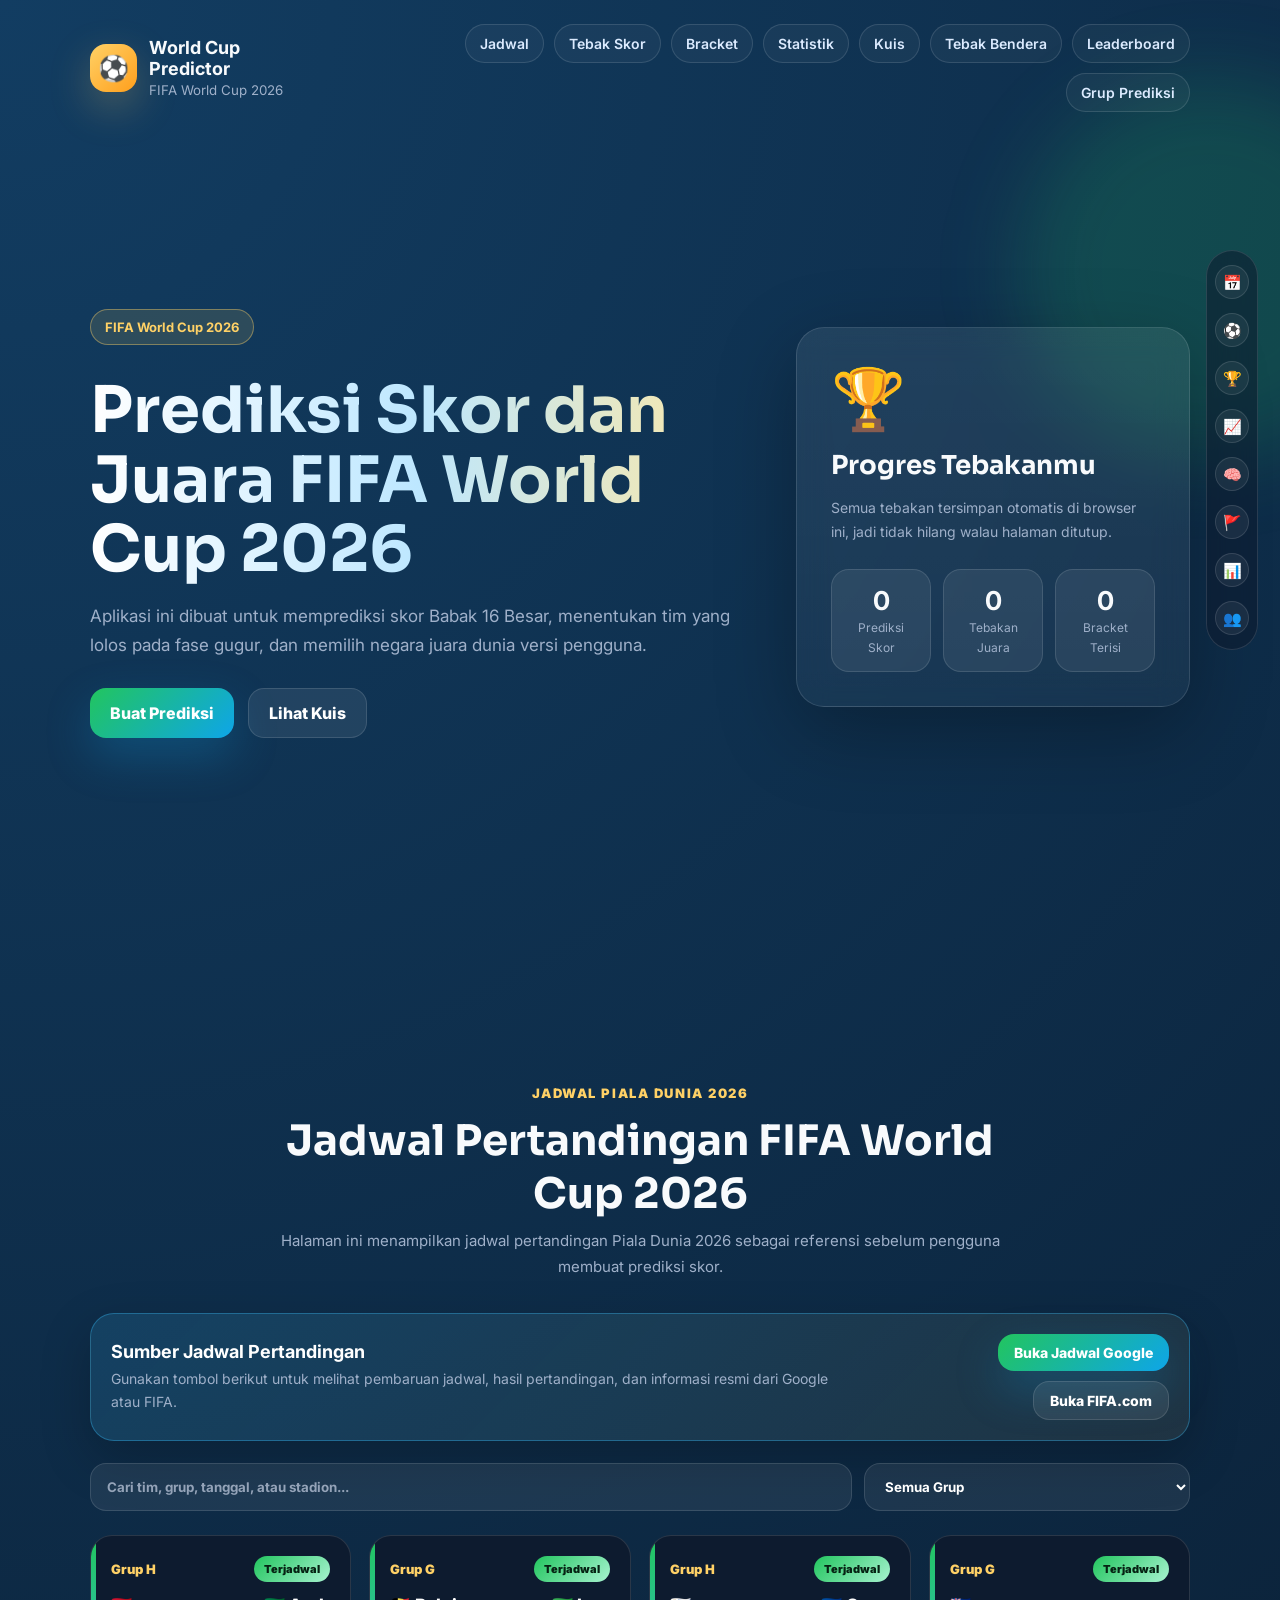
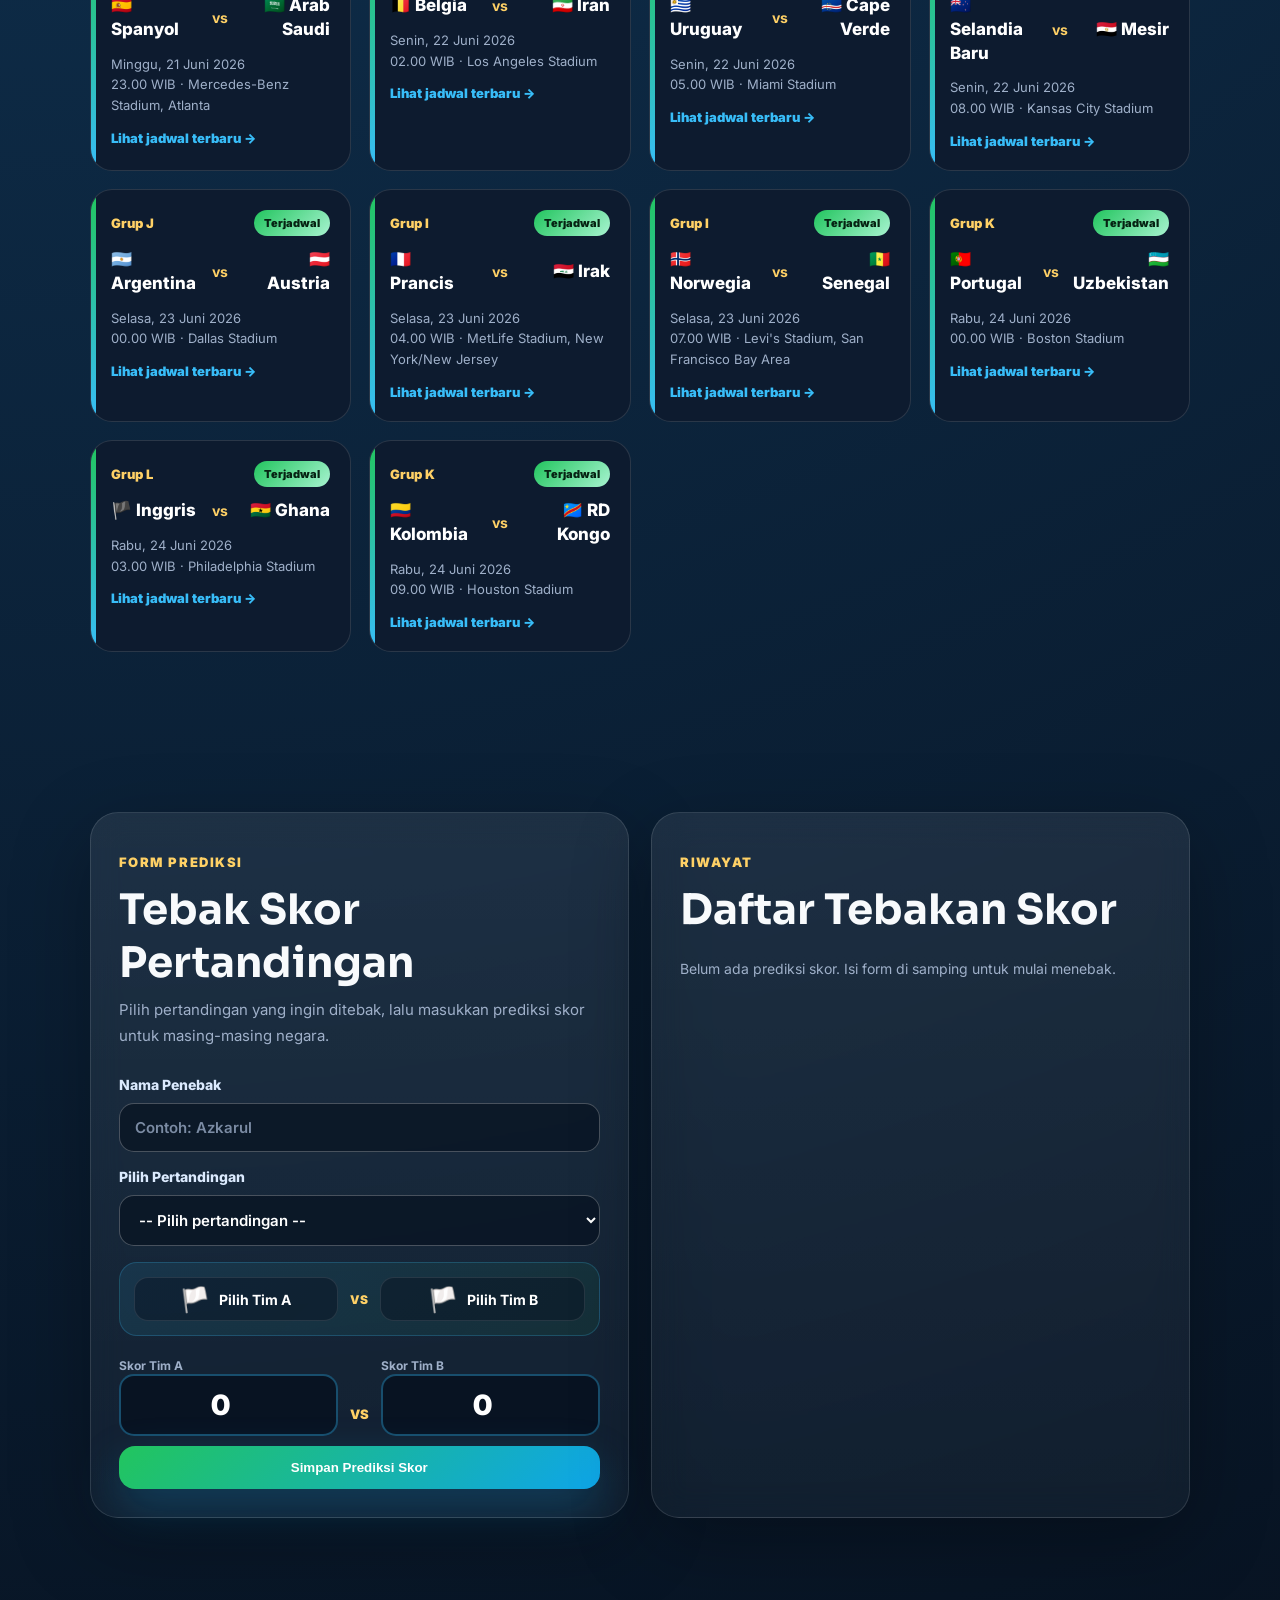
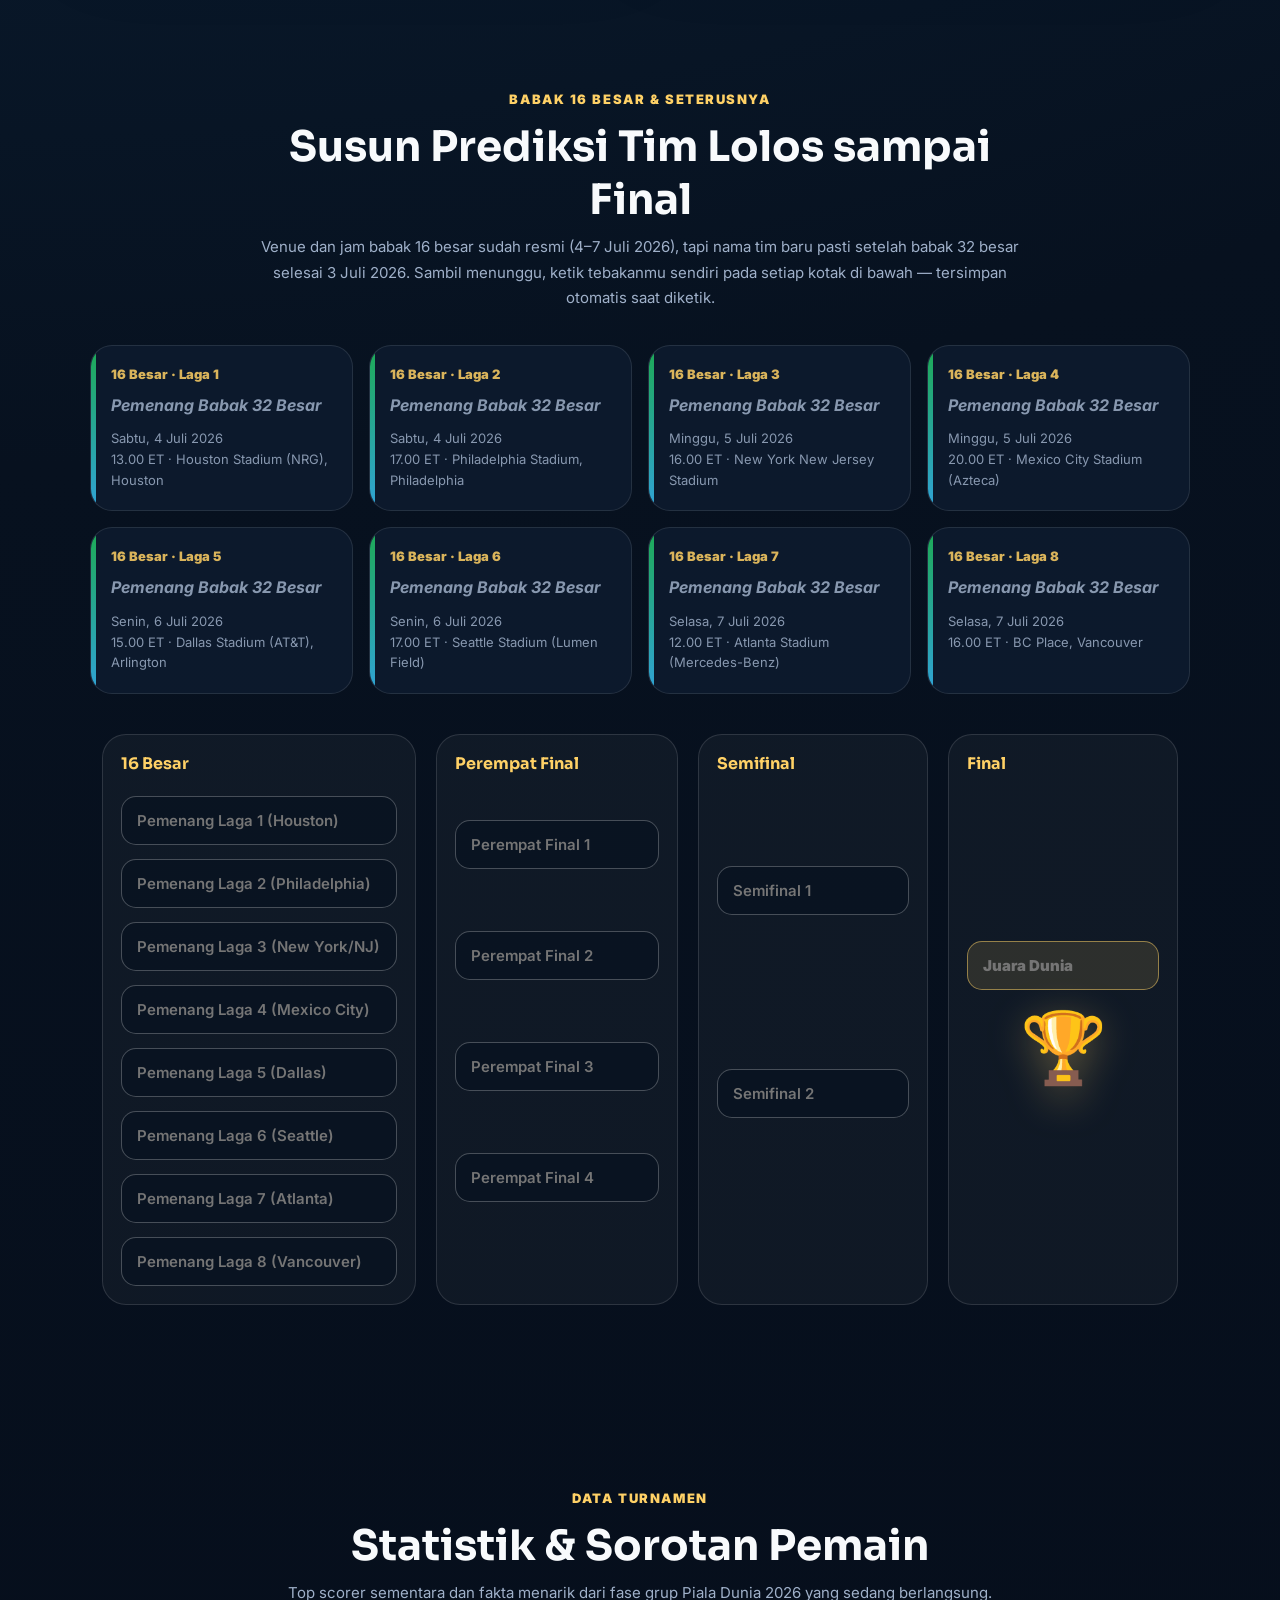
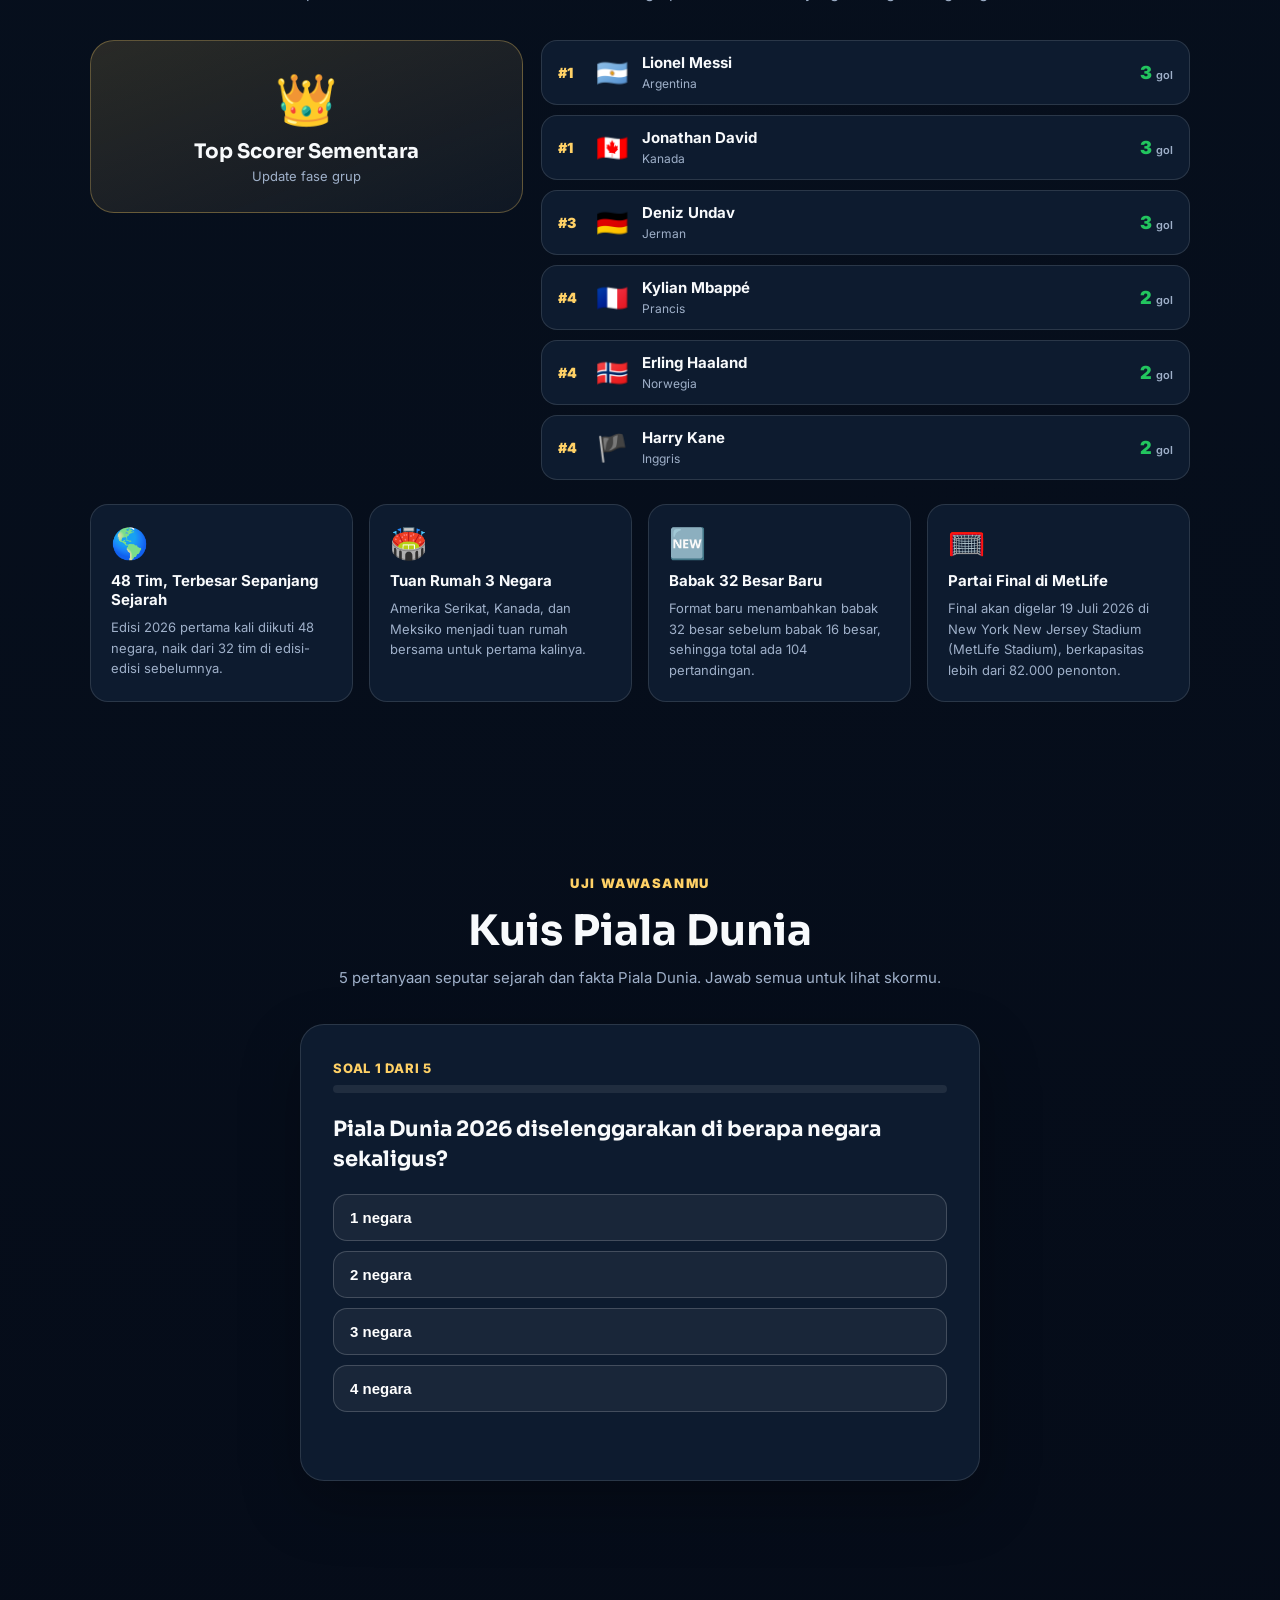
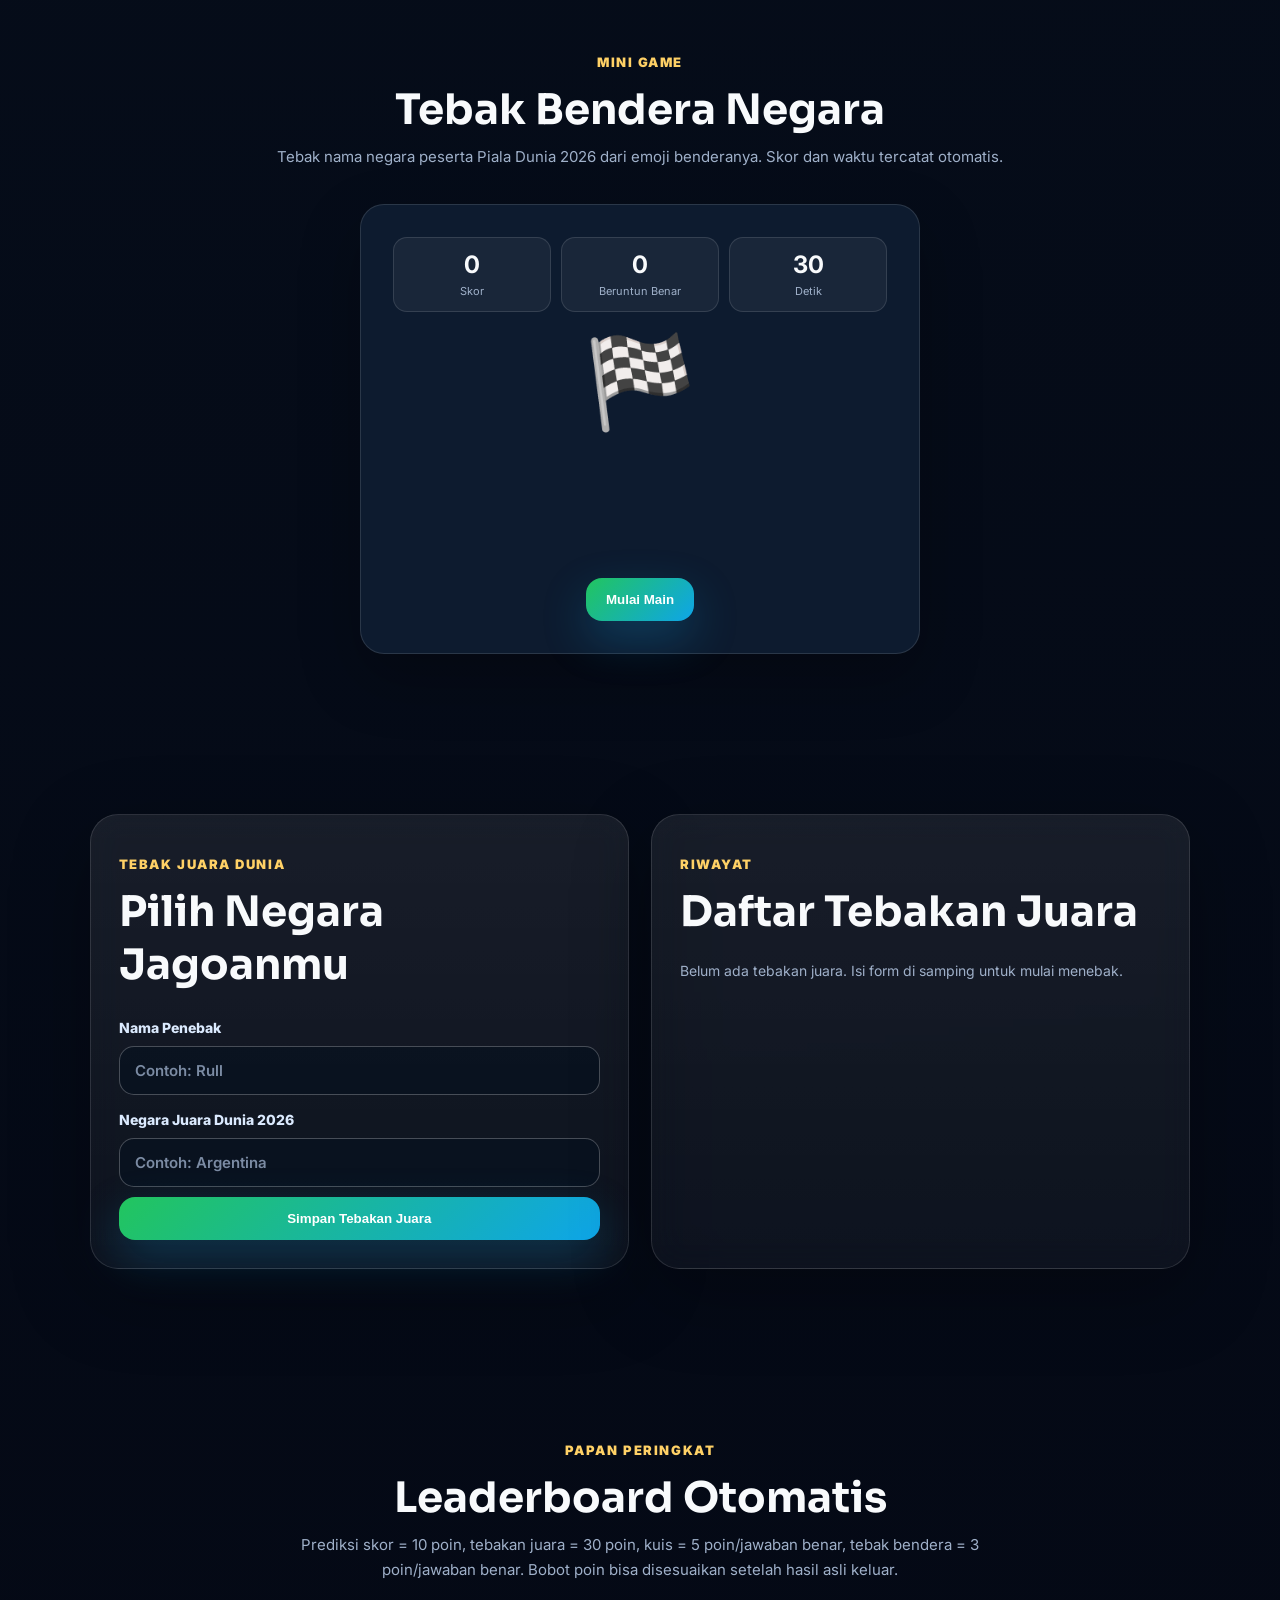
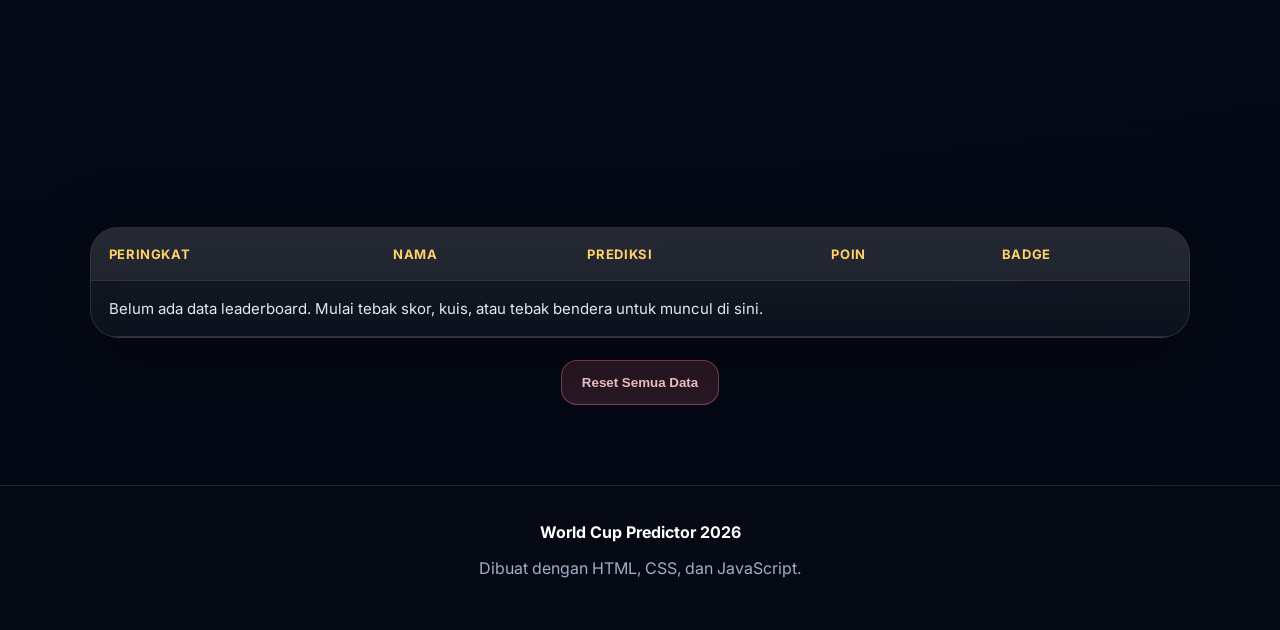
<file: index.html>
<!DOCTYPE html>
<html lang="id">
<head>
  <meta charset="UTF-8" />
  <meta name="viewport" content="width=device-width, initial-scale=1.0" />
  <title>Prediksi Piala Dunia FIFA 2026</title>
  <link rel="preconnect" href="https://fonts.googleapis.com" />
  <link rel="preconnect" href="https://fonts.gstatic.com" crossorigin />
  <link href="https://fonts.googleapis.com/css2?family=Inter:wght@400;500;600;700;800;900&family=Sora:wght@600;700;800&display=swap" rel="stylesheet" />
  <link rel="stylesheet" href="style.css" />
</head>
<body>

  <div class="progress-rail" id="progressRail">
    <a href="#jadwal" class="rail-dot"><span>📅</span></a>
    <a href="#tebakskor" class="rail-dot"><span>⚽</span></a>
    <a href="#bracket" class="rail-dot"><span>🏆</span></a>
    <a href="#statistik" class="rail-dot"><span>📈</span></a>
    <a href="#kuis" class="rail-dot"><span>🧠</span></a>
    <a href="#tebakbendera" class="rail-dot"><span>🚩</span></a>
    <a href="#leaderboard" class="rail-dot"><span>📊</span></a>
    <a href="grup.html" class="rail-dot"><span>👥</span></a>
  </div>

  <header class="hero" id="beranda">
    <nav class="navbar">
      <div class="brand">
        <span class="brand-ball">⚽</span>
        <div>
          <strong>World Cup Predictor</strong>
          <small>FIFA World Cup 2026</small>
        </div>
      </div>
      <div class="nav-links">
        <a href="#jadwal">Jadwal</a>
        <a href="#tebakskor">Tebak Skor</a>
        <a href="#bracket">Bracket</a>
        <a href="#statistik">Statistik</a>
        <a href="#kuis">Kuis</a>
        <a href="#tebakbendera">Tebak Bendera</a>
        <a href="#leaderboard">Leaderboard</a>
        <a href="grup.html">Grup Prediksi</a>
      </div>

      <!-- Mobile hamburger button -->
      <button class="hamburger-btn" id="hamburgerBtn" aria-label="Buka menu" aria-expanded="false">
        <span class="ham-bar"></span>
        <span class="ham-bar"></span>
        <span class="ham-bar"></span>
      </button>
    </nav>

    <!-- Mobile dropdown menu — Konsep A -->
    <div class="mobile-menu" id="mobileMenu" aria-hidden="true">
      <div class="mobile-menu-inner">
        <div class="mobile-menu-header">
          <span class="mobile-menu-title">Navigasi</span>
          <button class="mobile-menu-close" id="mobileMenuClose" aria-label="Tutup menu">✕</button>
        </div>
        <nav class="mobile-nav-list">
          <a href="#jadwal" class="mobile-nav-item">
            <span class="mnav-icon-wrap mnav-blue">📅</span>
            <span class="mnav-text">
              <b class="mnav-name">Jadwal</b>
              <small class="mnav-sub">Semua pertandingan</small>
            </span>
            <span class="mnav-arrow">›</span>
          </a>
          <a href="#tebakskor" class="mobile-nav-item">
            <span class="mnav-icon-wrap mnav-green">⚽</span>
            <span class="mnav-text">
              <b class="mnav-name">Tebak Skor</b>
              <small class="mnav-sub">Buat prediksimu</small>
            </span>
            <span class="mnav-arrow">›</span>
          </a>
          <a href="#bracket" class="mobile-nav-item">
            <span class="mnav-icon-wrap mnav-gold">🏆</span>
            <span class="mnav-text">
              <b class="mnav-name">Bracket</b>
              <small class="mnav-sub">16 besar hingga final</small>
            </span>
            <span class="mnav-arrow">›</span>
          </a>
          <a href="#statistik" class="mobile-nav-item">
            <span class="mnav-icon-wrap mnav-blue">📈</span>
            <span class="mnav-text">
              <b class="mnav-name">Statistik</b>
              <small class="mnav-sub">Top scorer &amp; fakta menarik</small>
            </span>
            <span class="mnav-arrow">›</span>
          </a>
          <a href="#kuis" class="mobile-nav-item">
            <span class="mnav-icon-wrap mnav-purple">🧠</span>
            <span class="mnav-text">
              <b class="mnav-name">Kuis</b>
              <small class="mnav-sub">Uji wawasan Piala Dunia</small>
            </span>
            <span class="mnav-arrow">›</span>
          </a>
          <a href="#tebakbendera" class="mobile-nav-item">
            <span class="mnav-icon-wrap mnav-green">🚩</span>
            <span class="mnav-text">
              <b class="mnav-name">Tebak Bendera</b>
              <small class="mnav-sub">Mini game seru</small>
            </span>
            <span class="mnav-arrow">›</span>
          </a>
          <a href="#leaderboard" class="mobile-nav-item">
            <span class="mnav-icon-wrap mnav-gold">📊</span>
            <span class="mnav-text">
              <b class="mnav-name">Leaderboard</b>
              <small class="mnav-sub">Papan peringkat</small>
            </span>
            <span class="mnav-arrow">›</span>
          </a>
          <a href="grup.html" class="mobile-nav-item mnav-featured">
            <span class="mnav-icon-wrap mnav-purple">👥</span>
            <span class="mnav-text">
              <b class="mnav-name">Grup Prediksi</b>
              <small class="mnav-sub">Main bareng teman</small>
            </span>
            <span class="mnav-arrow">›</span>
          </a>
        </nav>
        <div class="mobile-menu-footer">
          <span class="mnav-status-dot"></span>
          <span>FIFA World Cup 2026</span>
        </div>
      </div>
    </div>

    <section class="hero-content">
      <div class="hero-text">
        <p class="badge">FIFA World Cup 2026</p>
        <h1>Prediksi Skor dan Juara FIFA World Cup 2026</h1>
        <p class="subtitle">Aplikasi ini dibuat untuk memprediksi skor Babak 16 Besar, menentukan tim yang lolos pada fase gugur, dan memilih negara juara dunia versi pengguna.</p>

        <div class="hero-actions">
          <a href="#tebakskor" class="btn primary">Buat Prediksi</a>
          <a href="#kuis" class="btn secondary">Lihat Kuis</a>
        </div>
      </div>
      <div class="hero-card">
        <span>🏆</span>
        <h2>Progres Tebakanmu</h2>
        <p>Semua tebakan tersimpan otomatis di browser ini, jadi tidak hilang walau halaman ditutup.</p>
        <div class="stat-grid">
          <div><b id="totalPrediksi">0</b><small>Prediksi Skor</small></div>
          <div><b id="totalJuara">0</b><small>Tebakan Juara</small></div>
          <div><b id="totalBracket">0</b><small>Bracket Terisi</small></div>
        </div>
      </div>
    </section>
  </header>

  <main>

    <!-- ======= JADWAL LAGA MALAM INI ======== -->
    <section class="section" id="jadwal">
      <div class="section-title">
        <p>Jadwal Piala Dunia 2026</p>
        <h2>Jadwal Pertandingan FIFA World Cup 2026</h2>
        <span>Halaman ini menampilkan jadwal pertandingan Piala Dunia 2026 sebagai referensi sebelum pengguna membuat prediksi skor.</span>
      </div>

      <div class="source-box">
        <div>
          <b>Sumber Jadwal Pertandingan</b>
          <p>Gunakan tombol berikut untuk melihat pembaruan jadwal, hasil pertandingan, dan informasi resmi dari Google atau FIFA.</p>
        </div>
        <div class="source-actions">
          <a class="btn primary small" target="_blank" href="https://www.google.com/search?q=semua+jadwal+fifa+series+2026&oq=semua+jadwal+&gs_lcrp=EgZjaHJvbWUqBwgBEAAYgAQyBggAEEUYOTIHCAEQABiABDIHCAIQABiABDIGCAMQABgDMg0IBBAAGIMBGLEDGIAEMgcIBRAAGIAEMgYIBhAAGAMyBwgHEAAYgAQyBwgIEAAYgAQyBwgJEAAYgATSAQg0MTM5ajBqN6gCALACAA&sourceid=chrome&ie=UTF-8#sie=lg;/m/0r4xs1m;2;/m/030q7;mt;fp;1;;;;-1">Buka Jadwal Google</a>
          <a class="btn secondary small" target="_blank" href="https://www.fifa.com/en/tournaments/mens/worldcup/canadamexicousa2026/scores-fixtures">Buka FIFA.com</a>
        </div>
      </div>

      <div class="filter-bar">
        <input type="search" id="matchSearch" placeholder="Cari tim, grup, tanggal, atau stadion..." />
        <select id="groupFilter">
          <option value="all">Semua Grup</option>
        </select>
      </div>

      <div class="schedule-grid" id="scheduleGrid"></div>
    </section>

    <!-- ================= TEBAK SKOR ================= -->
    <section class="section two-col" id="tebakskor">
      <div class="panel">
        <div class="section-title left">
          <p>Form Prediksi</p>
          <h2>Tebak Skor Pertandingan</h2>
          <span>Pilih pertandingan yang ingin ditebak, lalu masukkan prediksi skor untuk masing-masing negara.</span>
        </div>
        <form id="scoreForm" class="form-box">
          <label>Nama Penebak</label>
          <input type="text" id="playerName" placeholder="Contoh: Azkarul" required />

          <label>Pilih Pertandingan</label>
          <select id="matchSelect" required></select>

          <div class="selected-match-box" id="selectedMatchBox">
            <div class="selected-team"><span id="teamAFlag">🏳️</span><b id="teamAName">Pilih Tim A</b></div>
            <span class="selected-vs">VS</span>
            <div class="selected-team"><span id="teamBFlag">🏳️</span><b id="teamBName">Pilih Tim B</b></div>
          </div>

          <div class="score-row">
            <div>
              <label class="sub-label" id="teamALabel">Skor Tim A</label>
              <input type="number" id="scoreA" min="0" value="0" required />
            </div>
            <div class="score-vs">VS</div>
            <div>
              <label class="sub-label" id="teamBLabel">Skor Tim B</label>
              <input type="number" id="scoreB" min="0" value="0" required />
            </div>
          </div>

          <button class="btn primary full" type="submit">Simpan Prediksi Skor</button>
        </form>
      </div>

      <div class="panel prediction-list">
        <div class="section-title left">
          <p>Riwayat</p>
          <h2>Daftar Tebakan Skor</h2>
        </div>
        <div id="predictionList" class="list-box empty-box">Belum ada prediksi skor.</div>
      </div>
    </section>

    <!-- ======= JADWAL 16 BESAR + BRACKET======== -->
    <section class="section" id="bracket">
      <div class="section-title">
        <p>Babak 16 Besar &amp; Seterusnya</p>
        <h2>Susun Prediksi Tim Lolos sampai Final</h2>
        <span>Venue dan jam babak 16 besar sudah resmi (4–7 Juli 2026), tapi nama tim baru pasti setelah babak 32 besar selesai 3 Juli 2026. Sambil menunggu, ketik tebakanmu sendiri pada setiap kotak di bawah — tersimpan otomatis saat diketik.</span>
      </div>

      <div class="round16-grid" id="round16Grid"></div>

      <div class="bracket-wrap">
        <div class="round">
          <h3>16 Besar</h3>
          <input class="bracket-input" data-key="r16-1" placeholder="Pemenang Laga 1 (Houston)" />
          <input class="bracket-input" data-key="r16-2" placeholder="Pemenang Laga 2 (Philadelphia)" />
          <input class="bracket-input" data-key="r16-3" placeholder="Pemenang Laga 3 (New York/NJ)" />
          <input class="bracket-input" data-key="r16-4" placeholder="Pemenang Laga 4 (Mexico City)" />
          <input class="bracket-input" data-key="r16-5" placeholder="Pemenang Laga 5 (Dallas)" />
          <input class="bracket-input" data-key="r16-6" placeholder="Pemenang Laga 6 (Seattle)" />
          <input class="bracket-input" data-key="r16-7" placeholder="Pemenang Laga 7 (Atlanta)" />
          <input class="bracket-input" data-key="r16-8" placeholder="Pemenang Laga 8 (Vancouver)" />
        </div>
        <div class="round">
          <h3>Perempat Final</h3>
          <input class="bracket-input tall" data-key="qf-1" placeholder="Perempat Final 1" />
          <input class="bracket-input tall" data-key="qf-2" placeholder="Perempat Final 2" />
          <input class="bracket-input tall" data-key="qf-3" placeholder="Perempat Final 3" />
          <input class="bracket-input tall" data-key="qf-4" placeholder="Perempat Final 4" />
        </div>
        <div class="round">
          <h3>Semifinal</h3>
          <input class="bracket-input huge" data-key="sf-1" placeholder="Semifinal 1" />
          <input class="bracket-input huge" data-key="sf-2" placeholder="Semifinal 2" />
        </div>
        <div class="round champion-round">
          <h3>Final</h3>
          <input class="bracket-input champion" data-key="champion" placeholder="Juara Dunia" />
          <div class="trophy">🏆</div>
        </div>
      </div>
    </section>

    <!-- ======= STATISTIK ======= -->
    <section class="section" id="statistik">
      <div class="section-title">
        <p>Data Turnamen</p>
        <h2>Statistik &amp; Sorotan Pemain</h2>
        <span>Top scorer sementara dan fakta menarik dari fase grup Piala Dunia 2026 yang sedang berlangsung.</span>
      </div>

      <div class="stat-cards-grid">
        <div class="stat-highlight-card">
          <span class="stat-icon">👑</span>
          <h3>Top Scorer Sementara</h3>
          <p class="stat-sub">Update fase grup</p>
        </div>
        <div class="scorer-list" id="scorerList"></div>
      </div>

      <div class="fact-grid" id="factGrid"></div>
    </section>

    <!-- ======= KUIS ======== -->
    <section class="section" id="kuis">
      <div class="section-title">
        <p>Uji Wawasanmu</p>
        <h2>Kuis Piala Dunia</h2>
        <span>5 pertanyaan seputar sejarah dan fakta Piala Dunia. Jawab semua untuk lihat skormu.</span>
      </div>

      <div class="quiz-card" id="quizCard">
        <div class="quiz-progress">
          <span id="quizProgressText">Soal 1 dari 5</span>
          <div class="quiz-progress-bar"><div class="quiz-progress-fill" id="quizProgressFill"></div></div>
        </div>
        <h3 class="quiz-question" id="quizQuestion">Memuat soal...</h3>
        <div class="quiz-options" id="quizOptions"></div>
        <div class="quiz-feedback" id="quizFeedback"></div>
      </div>

      <div class="quiz-result hidden" id="quizResult">
        <span class="quiz-result-emoji" id="quizResultEmoji">🎉</span>
        <h3 id="quizResultTitle">Hasil Kuis</h3>
        <p id="quizResultText"></p>
        <button class="btn primary" id="quizRestartBtn">Main Lagi</button>
      </div>
    </section>

    <!-- ======= TEBAK BENDERA ======== -->
    <section class="section" id="tebakbendera">
      <div class="section-title">
        <p>Mini Game</p>
        <h2>Tebak Bendera Negara</h2>
        <span>Tebak nama negara peserta Piala Dunia 2026 dari emoji benderanya. Skor dan waktu tercatat otomatis.</span>
      </div>

      <div class="flag-game-card">
        <div class="flag-game-stats">
          <div><b id="flagScore">0</b><small>Skor</small></div>
          <div><b id="flagStreak">0</b><small>Beruntun Benar</small></div>
          <div><b id="flagTimer">30</b><small>Detik</small></div>
        </div>

        <div class="flag-display" id="flagDisplay">🏁</div>

        <div class="flag-options" id="flagOptions"></div>

        <button class="btn primary" id="flagStartBtn">Mulai Main</button>
      </div>
    </section>

    <!-- ================= JUARA ================= -->
    <section class="section two-col" id="juara">
      <div class="panel">
        <div class="section-title left">
          <p>Tebak Juara Dunia</p>
          <h2>Pilih Negara Jagoanmu</h2>
        </div>
        <form id="championForm" class="form-box">
          <label>Nama Penebak</label>
          <input type="text" id="championName" placeholder="Contoh: Rull" required />
          <label>Negara Juara Dunia 2026</label>
          <input type="text" id="championCountry" placeholder="Contoh: Argentina" required />
          <button class="btn primary full" type="submit">Simpan Tebakan Juara</button>
        </form>
      </div>
      <div class="panel">
        <div class="section-title left">
          <p>Riwayat</p>
          <h2>Daftar Tebakan Juara</h2>
        </div>
        <div id="championList" class="list-box empty-box">Belum ada tebakan juara.</div>
      </div>
    </section>

    <!-- ======= LEADERBOARD ======= -->
    <section class="section" id="leaderboard">
      <div class="section-title">
        <p>Papan Peringkat</p>
        <h2>Leaderboard Otomatis</h2>
        <span>Prediksi skor = 10 poin, tebakan juara = 30 poin, kuis = 5 poin/jawaban benar, tebak bendera = 3 poin/jawaban benar. Bobot poin bisa disesuaikan setelah hasil asli keluar.</span>
      </div>

      <div class="podium" id="podium"></div>

      <div class="leaderboard-card">
        <div class="table-scroll">
          <table>
            <thead>
              <tr>
                <th>Peringkat</th>
                <th>Nama</th>
                <th>Prediksi</th>
                <th>Poin</th>
                <th>Badge</th>
              </tr>
            </thead>
            <tbody id="leaderboardBody"></tbody>
          </table>
        </div>
      </div>
      <div class="reset-area">
        <button id="resetBtn" class="btn danger">Reset Semua Data</button>
      </div>
    </section>
  </main>

  <footer>
    <strong>World Cup Predictor 2026</strong>
    <p>Dibuat dengan HTML, CSS, dan JavaScript.</p>
  </footer>

  <button class="scroll-top" id="scrollTopBtn" aria-label="Kembali ke atas">↑</button>

  <div class="confetti-layer" id="confettiLayer"></div>

  <script src="script.js"></script>
  <script>
    // =========== MOBILE HAMBURGER MENU ===========
    (function() {
      const btn = document.getElementById('hamburgerBtn');
      const menu = document.getElementById('mobileMenu');
      const closeBtn = document.getElementById('mobileMenuClose');
      const navLinks = menu.querySelectorAll('.mobile-nav-item');

      function positionMenu() {
        const rect = btn.getBoundingClientRect();
        const gap = 10;
        menu.style.top = (rect.bottom + gap) + 'px';


        const rightEdge = window.innerWidth - rect.right;
        menu.style.right = Math.max(rightEdge, 18) + 'px';


        const maxW = rect.right - 18;
        menu.style.width = Math.min(360, maxW) + 'px';
      }

      function openMenu() {
        positionMenu();
        menu.classList.add('is-open');
        btn.classList.add('is-active');
        btn.setAttribute('aria-expanded', 'true');
        menu.setAttribute('aria-hidden', 'false');
      }

      function closeMenu() {
        menu.classList.remove('is-open');
        btn.classList.remove('is-active');
        btn.setAttribute('aria-expanded', 'false');
        menu.setAttribute('aria-hidden', 'true');
      }

      btn.addEventListener('click', function(e) {
        e.stopPropagation();
        if (menu.classList.contains('is-open')) {
          closeMenu();
        } else {
          openMenu();
        }
      });

      closeBtn.addEventListener('click', closeMenu);


      navLinks.forEach(function(link) {
        link.addEventListener('click', function() {
          setTimeout(closeMenu, 120);
        });
      });

      document.addEventListener('click', function(e) {
        if (menu.classList.contains('is-open') &&
            !menu.contains(e.target) &&
            !btn.contains(e.target)) {
          closeMenu();
        }
      });

      // Close on ESC key
      document.addEventListener('keydown', function(e) {
        if (e.key === 'Escape') closeMenu();
      });

      // Reposition on resize/scroll
      window.addEventListener('resize', function() {
        if (menu.classList.contains('is-open')) positionMenu();
      });
    })();
  </script>
</body>
</html>
</file>
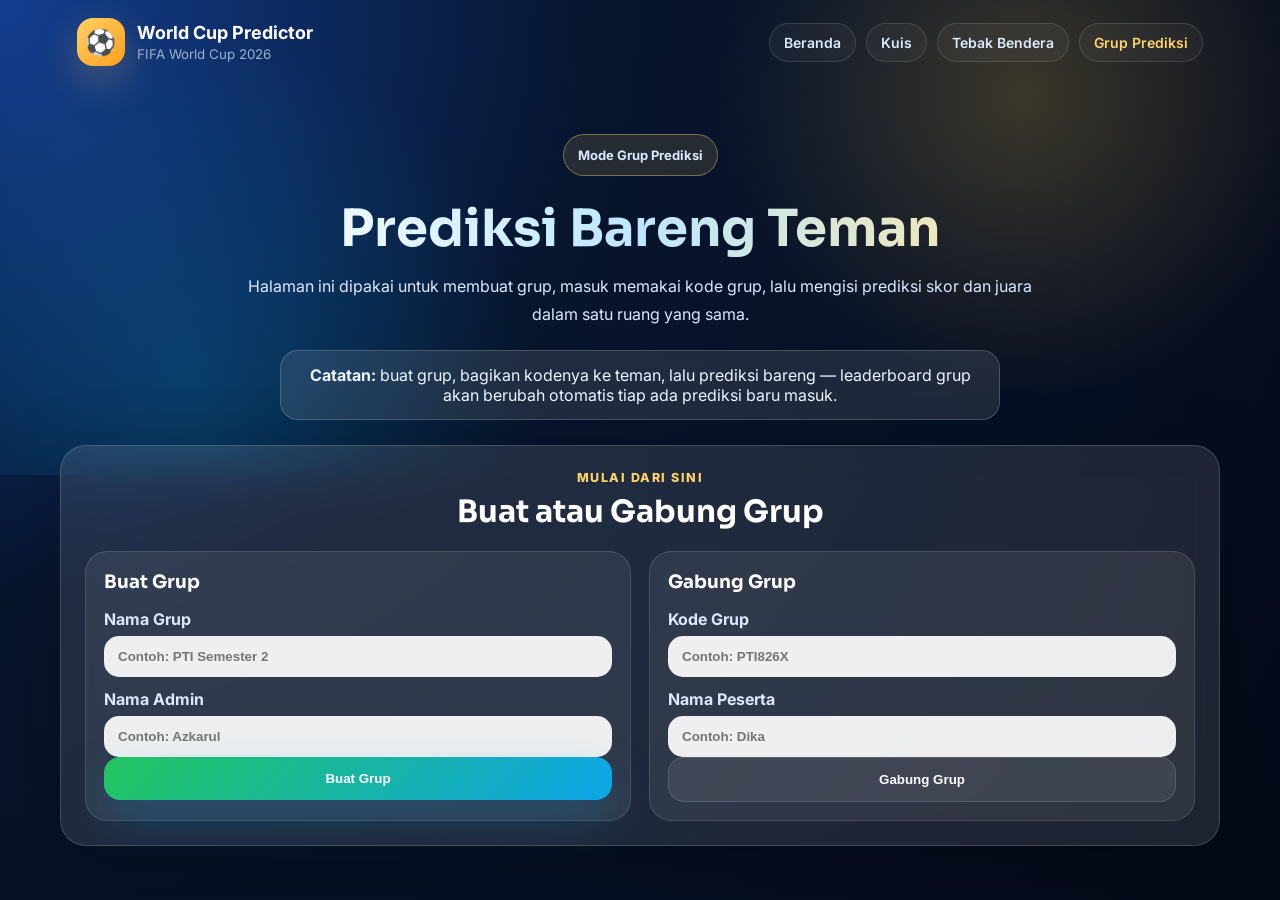
<file: grup.html>
<!DOCTYPE html>
<html lang="id">
<head>
  <meta charset="UTF-8" />
  <meta name="viewport" content="width=device-width, initial-scale=1.0" />
  <title>Grup Prediksi FIFA World Cup 2026</title>
  <link rel="preconnect" href="https://fonts.googleapis.com" />
  <link rel="preconnect" href="https://fonts.gstatic.com" crossorigin />
  <link href="https://fonts.googleapis.com/css2?family=Inter:wght@400;500;600;700;800;900&family=Sora:wght@600;700;800&display=swap" rel="stylesheet" />
  <link rel="stylesheet" href="style.css" />
  <link rel="stylesheet" href="grup.css" />
</head>
<body class="group-page">
  <header class="group-hero">
    <nav class="navbar group-nav">
      <a class="brand brand-link" href="index.html">
        <span class="brand-ball">⚽</span>
        <div>
          <strong>World Cup Predictor</strong>
          <small>FIFA World Cup 2026</small>
        </div>
      </a>
      <div class="nav-links">
        <a href="index.html">Beranda</a>
        <a href="index.html#kuis">Kuis</a>
        <a href="index.html#tebakbendera">Tebak Bendera</a>
        <a class="active-link" href="grup.html">Grup Prediksi</a>
      </div>

      <!-- Mobile hamburger button -->
      <button class="hamburger-btn" id="hamburgerBtn" aria-label="Buka menu" aria-expanded="false">
        <span class="ham-bar"></span>
        <span class="ham-bar"></span>
        <span class="ham-bar"></span>
      </button>
    </nav>

    <!-- Mobile dropdown menu — Konsep A -->
    <div class="mobile-menu" id="mobileMenu" aria-hidden="true">
      <div class="mobile-menu-inner">
        <div class="mobile-menu-header">
          <span class="mobile-menu-title">Navigasi</span>
          <button class="mobile-menu-close" id="mobileMenuClose" aria-label="Tutup menu">✕</button>
        </div>
        <nav class="mobile-nav-list">
          <a href="index.html" class="mobile-nav-item">
            <span class="mnav-icon-wrap mnav-blue">🏠</span>
            <span class="mnav-text">
              <b class="mnav-name">Beranda</b>
              <small class="mnav-sub">Kembali ke halaman utama</small>
            </span>
            <span class="mnav-arrow">›</span>
          </a>
          <a href="index.html#jadwal" class="mobile-nav-item">
            <span class="mnav-icon-wrap mnav-blue">📅</span>
            <span class="mnav-text">
              <b class="mnav-name">Jadwal</b>
              <small class="mnav-sub">Semua pertandingan</small>
            </span>
            <span class="mnav-arrow">›</span>
          </a>
          <a href="index.html#tebakskor" class="mobile-nav-item">
            <span class="mnav-icon-wrap mnav-green">⚽</span>
            <span class="mnav-text">
              <b class="mnav-name">Tebak Skor</b>
              <small class="mnav-sub">Buat prediksimu</small>
            </span>
            <span class="mnav-arrow">›</span>
          </a>
          <a href="index.html#bracket" class="mobile-nav-item">
            <span class="mnav-icon-wrap mnav-gold">🏆</span>
            <span class="mnav-text">
              <b class="mnav-name">Bracket</b>
              <small class="mnav-sub">16 besar hingga final</small>
            </span>
            <span class="mnav-arrow">›</span>
          </a>
          <a href="index.html#kuis" class="mobile-nav-item">
            <span class="mnav-icon-wrap mnav-purple">🧠</span>
            <span class="mnav-text">
              <b class="mnav-name">Kuis</b>
              <small class="mnav-sub">Uji wawasan Piala Dunia</small>
            </span>
            <span class="mnav-arrow">›</span>
          </a>
          <a href="index.html#tebakbendera" class="mobile-nav-item">
            <span class="mnav-icon-wrap mnav-green">🚩</span>
            <span class="mnav-text">
              <b class="mnav-name">Tebak Bendera</b>
              <small class="mnav-sub">Mini game seru</small>
            </span>
            <span class="mnav-arrow">›</span>
          </a>
          <a href="index.html#leaderboard" class="mobile-nav-item">
            <span class="mnav-icon-wrap mnav-gold">📊</span>
            <span class="mnav-text">
              <b class="mnav-name">Leaderboard</b>
              <small class="mnav-sub">Papan peringkat</small>
            </span>
            <span class="mnav-arrow">›</span>
          </a>
          <a href="grup.html" class="mobile-nav-item mnav-featured">
            <span class="mnav-icon-wrap mnav-purple">👥</span>
            <span class="mnav-text">
              <b class="mnav-name">Grup Prediksi</b>
              <small class="mnav-sub">Main bareng teman</small>
            </span>
            <span class="mnav-arrow">›</span>
          </a>
        </nav>
        <div class="mobile-menu-footer">
          <span class="mnav-status-dot"></span>
          <span>FIFA World Cup 2026</span>
        </div>
      </div>
    </div>

    <section class="group-intro">
      <p class="badge">Mode Grup Prediksi</p>
      <h1>Prediksi Bareng Teman</h1>
      <p>Halaman ini dipakai untuk membuat grup, masuk memakai kode grup, lalu mengisi prediksi skor dan juara dalam satu ruang yang sama.</p>
      <div class="group-note">
        <b>Catatan:</b> buat grup, bagikan kodenya ke teman, lalu prediksi bareng — leaderboard grup akan berubah otomatis tiap ada prediksi baru masuk.
      </div>
    </section>
  </header>

  <main class="group-main">
    <div id="configBanner" class="config-banner hidden">
      <b>⚠️ Firebase belum dikonfigurasi.</b>
      <p>Supaya kode grup bisa dipakai teman dari HP/laptop lain, isi <code>FIREBASE_DB_URL</code> di file <code>grup.js</code> dengan Database URL dari Firebase Realtime Database. Lihat komentar di paling atas file <code>grup.js</code> untuk langkah-langkahnya.</p>
    </div>

    <section class="group-card" id="entrySection">
      <div class="group-card-title">
        <p>Mulai dari sini</p>
        <h2>Buat atau Gabung Grup</h2>
      </div>

      <div class="entry-grid">
        <form id="createGroupForm" class="group-form">
          <h3>Buat Grup</h3>
          <label>Nama Grup</label>
          <input type="text" id="newGroupName" placeholder="Contoh: PTI Semester 2" required />
          <label>Nama Admin</label>
          <input type="text" id="adminName" placeholder="Contoh: Azkarul" required />
          <button class="btn primary full" type="submit">Buat Grup</button>
        </form>

        <form id="joinGroupForm" class="group-form">
          <h3>Gabung Grup</h3>
          <label>Kode Grup</label>
          <input type="text" id="joinCode" placeholder="Contoh: PTI826X" required />
          <label>Nama Peserta</label>
          <input type="text" id="memberName" placeholder="Contoh: Dika" required />
          <button class="btn secondary full" type="submit">Gabung Grup</button>
        </form>
      </div>

      <div id="createdBox" class="created-box hidden">
        <span>Kode Grup</span>
        <strong id="createdCode">-</strong>
        <p id="createdInfo">Bagikan kode ini ke teman yang ingin ikut prediksi.</p>
        <div class="created-actions">
          <button class="btn primary small" id="copyCodeBtn" type="button">Salin Kode</button>
          <button class="btn secondary small" id="copyLinkBtn" type="button">Salin Link</button>
          <button class="btn secondary small" id="shareWaBtn" type="button">Share WhatsApp</button>
        </div>
      </div>
    </section>

    <section class="dashboard-grid hidden" id="dashboardSection">
      <div class="group-card dashboard-head">
        <div>
          <p class="badge small-badge">Dashboard Grup</p>
          <h2 id="dashboardGroupName">Nama Grup</h2>
          <span id="activeMemberText">Peserta aktif: -</span>
        </div>
        <div class="code-pill">
          <small>Kode Grup</small>
          <b id="dashboardCode">-</b>
        </div>
      </div>

      <div class="mini-stat-wrap">
        <div class="mini-stat"><b id="memberCount">0</b><span>Anggota</span></div>
        <div class="mini-stat"><b id="predictionCount">0</b><span>Prediksi Skor</span></div>
        <div class="mini-stat"><b id="championCount">0</b><span>Tebakan Juara</span></div>
      </div>

      <div class="group-card members-card">
        <div class="group-card-title left-title">
          <p>Anggota</p>
          <h2>Peserta Grup</h2>
        </div>
        <div id="memberList" class="member-list"></div>
      </div>

      <div class="group-card">
        <div class="group-card-title left-title">
          <p>Prediksi Skor</p>
          <h2>Tebak Pertandingan</h2>
        </div>
        <form id="groupScoreForm" class="group-form compact-form">
          <label>Pilih Pertandingan</label>
          <select id="groupMatchSelect"></select>

          <div class="selected-match-box group-selected">
            <div class="selected-team"><span id="groupFlagA">🏳️</span><b id="groupTeamA">Tim A</b></div>
            <span class="selected-vs">VS</span>
            <div class="selected-team"><span id="groupFlagB">🏳️</span><b id="groupTeamB">Tim B</b></div>
          </div>

          <div class="score-row">
            <div>
              <label id="groupLabelA">Skor Tim A</label>
              <input type="number" id="groupScoreA" min="0" value="0" required />
            </div>
            <div class="score-vs">VS</div>
            <div>
              <label id="groupLabelB">Skor Tim B</label>
              <input type="number" id="groupScoreB" min="0" value="0" required />
            </div>
          </div>
          <button class="btn primary full" type="submit">Simpan Prediksi Grup</button>
        </form>
      </div>

      <div class="group-card">
        <div class="group-card-title left-title">
          <p>Juara Dunia</p>
          <h2>Pilih Negara Juara</h2>
        </div>
        <form id="groupChampionForm" class="group-form compact-form">
          <label>Negara Juara</label>
          <select id="championSelect"></select>
          <button class="btn secondary full" type="submit">Simpan Tebakan Juara</button>
        </form>
      </div>

      <div class="group-card wide-card">
        <div class="group-card-title left-title">
          <p>Riwayat Grup</p>
          <h2>Prediksi yang Masuk</h2>
        </div>
        <div id="groupPredictionList" class="group-list empty-box">Belum ada prediksi grup.</div>
      </div>

      <div class="group-card wide-card">
        <div class="group-card-title left-title">
          <p>Leaderboard</p>
          <h2>Peringkat Grup</h2>
        </div>
        <div id="groupLeaderboard" class="leaderboard-list"></div>
      </div>
    </section>
  </main>

  <div id="groupToast" class="group-toast">Berhasil</div>
  <script src="grup.js"></script>
  <script>
    // ===================== MOBILE HAMBURGER MENU =====================
    (function() {
      const btn = document.getElementById('hamburgerBtn');
      const menu = document.getElementById('mobileMenu');
      const closeBtn = document.getElementById('mobileMenuClose');
      const navLinks = menu.querySelectorAll('.mobile-nav-item');
      function positionMenu() {
        const rect = btn.getBoundingClientRect();
        const gap = 10;
        menu.style.top = (rect.bottom + gap) + 'px';
        const rightEdge = window.innerWidth - rect.right;
        menu.style.right = Math.max(rightEdge, 18) + 'px';
        menu.style.width = Math.min(360, rect.right - 18) + 'px';
      }
      function openMenu() { positionMenu(); menu.classList.add('is-open'); btn.classList.add('is-active'); btn.setAttribute('aria-expanded','true'); menu.setAttribute('aria-hidden','false'); }
      function closeMenu() { menu.classList.remove('is-open'); btn.classList.remove('is-active'); btn.setAttribute('aria-expanded','false'); menu.setAttribute('aria-hidden','true'); }
      btn.addEventListener('click', function(e) { e.stopPropagation(); menu.classList.contains('is-open') ? closeMenu() : openMenu(); });
      closeBtn.addEventListener('click', closeMenu);
      navLinks.forEach(function(l){ l.addEventListener('click', function(){ setTimeout(closeMenu,120); }); });
      document.addEventListener('click', function(e){ if(menu.classList.contains('is-open') && !menu.contains(e.target) && !btn.contains(e.target)) closeMenu(); });
      document.addEventListener('keydown', function(e){ if(e.key==='Escape') closeMenu(); });
      window.addEventListener('resize', function(){ if(menu.classList.contains('is-open')) positionMenu(); });
    })();
  </script>
</body>
</html>
</file>
<file: style.css>
:root {
--bg:#07111f;
    --panel:#0d1b2f;
    --panel2:#11233c;
    --text:#f8fafc;
    --muted:#9fb0c9;
    --line:rgba(255,
255,
255,
.12);
    --gold:#ffd166;
    --green:#22c55e;
    --blue:#38bdf8;
    --red:#fb7185;
    --white:#ffffff;
}

* {
    box-sizing:border-box;
}

html {
    scroll-behavior:smooth;
}

body {
margin:0;
    font-family:Inter,
Arial,
sans-serif;
    background:radial-gradient(circle at top left,
#123d62 0,
#07111f 42%,
#040814 100%);
    color:var(--text);
}

a {
text-decoration:none;
    color:inherit;
}

h1,
h2,
h3 {
font-family:Sora,
Inter,
Arial,
sans-serif;
}

.progress-rail {
position:fixed;
    right:22px;
    top:50%;
    transform:translateY(-50%);
    z-index:50;
    display:flex;
    flex-direction:column;
    gap:14px;
    padding:14px 8px;
    background:rgba(13,
27,
47,
.55);
    border:1px solid var(--line);
    border-radius:999px;
    backdrop-filter:blur(10px);
}

.rail-dot {
width:34px;
    height:34px;
    border-radius:50%;
    display:grid;
    place-items:center;
    background:rgba(255,
255,
255,
.06);
    border:1px solid var(--line);
    color:var(--muted);
    font-size:15px;
    transition:.2s;
}

.rail-dot:hover {
background:rgba(56,
189,
248,
.18);
    color:#fff;
    transform:scale(1.08);
}

.rail-dot.is-active {
background:linear-gradient(135deg,
var(--green),
var(--blue));
    color:#04101c;
    border-color:transparent;
    box-shadow:0 6px 18px rgba(56,
189,
248,
.35);
}

@media (max-width: 1050px) {
    .progress-rail {
        display:none;
    }

}

.hero {
    min-height:100vh;
    padding:24px 7% 70px;
    position:relative;
    overflow:hidden;
}

.hero:before {
content:"";
    position:absolute;
    inset:80px -120px auto auto;
    width:380px;
    height:380px;
    background:rgba(34,
197,
94,
.18);
    filter:blur(40px);
    border-radius:50%;
}

.navbar {
    display:flex;
    justify-content:space-between;
    align-items:center;
    gap:20px;
    position:relative;
    z-index:2;
}

.brand {
    display:flex;
    align-items:center;
    gap:12px;
}

.brand-ball {
width:48px;
    height:48px;
    border-radius:16px;
    background:linear-gradient(135deg,
var(--gold),
#ff9f1c);
    display:grid;
    place-items:center;
    font-size:25px;
    box-shadow:0 15px 40px rgba(255,
209,
102,
.25);
}

.brand strong {
    display:block;
    font-size:18px;
}

.brand small {
    color:var(--muted);
}

.nav-links {
    display:flex;
    gap:10px;
    flex-wrap:wrap;
    justify-content:flex-end;
}

.nav-links a {
padding:10px 14px;
    border:1px solid var(--line);
    border-radius:999px;
    color:#dbeafe;
    background:rgba(255,
255,
255,
.04);
    font-size:14px;
    font-weight:600;
    transition:.2s;
}

.nav-links a:hover {
background:rgba(56,
189,
248,
.18);
}

.hero-content {
    display:grid;
    grid-template-columns:1.25fr .75fr;
    align-items:center;
    gap:50px;
    min-height:calc(100vh - 90px);
    position:relative;
    z-index:2;
}

.badge {
display:inline-flex;
    background:rgba(255,
209,
102,
.12);
    border:1px solid rgba(255,
209,
102,
.4);
    color:var(--gold);
    padding:9px 14px;
    border-radius:999px;
    font-weight:700;
    font-size:13px;
}

h1 {
font-size:clamp(34px,
5.2vw,
64px);
    line-height:1.08;
    margin:18px 0;
    background:linear-gradient(90deg,
#fff,
#bde7ff,
#ffe8a3);
    -webkit-background-clip:text;
    color:transparent;
}

.subtitle {
    font-size:17px;
    color:var(--muted);
    max-width:680px;
    line-height:1.7;
}

.hero-actions {
    display:flex;
    gap:14px;
    flex-wrap:wrap;
    margin-top:28px;
}

.btn {
    border:0;
    border-radius:16px;
    padding:14px 20px;
    font-weight:800;
    cursor:pointer;
    display:inline-flex;
    align-items:center;
    justify-content:center;
    transition:.2s;
}

.primary {
background:linear-gradient(135deg,
var(--green),
#0ea5e9);
    color:white;
    box-shadow:0 18px 45px rgba(14,
165,
233,
.25);
}

.secondary {
background:rgba(255,
255,
255,
.08);
    border:1px solid var(--line);
    color:white;
}

.danger {
background:rgba(251,
113,
133,
.15);
    border:1px solid rgba(251,
113,
133,
.45);
    color:#fecdd3;
}

.btn:hover {
    transform:translateY(-2px);
}

.btn.small {
    padding:10px 16px;
    font-size:14px;
}

.full {
width:100%;
}

.hero-card,
.panel,
.leaderboard-card {
background:linear-gradient(180deg,
rgba(255,
255,
255,
.08),
rgba(255,
255,
255,
.04));
    border:1px solid var(--line);
    border-radius:28px;
    box-shadow:0 24px 80px rgba(0,
0,
0,
.28);
    backdrop-filter:blur(16px);
}

.hero-card {
    padding:34px;
}

.hero-card span {
    font-size:60px;
}

.hero-card h2 {
    font-size:26px;
    margin:14px 0 8px;
}

.hero-card p {
    color:var(--muted);
    line-height:1.7;
    font-size:14px;
}

.stat-grid {
display:grid;
    grid-template-columns:repeat(3,
1fr);
    gap:12px;
    margin-top:25px;
}

.stat-grid div {
background:rgba(255,
255,
255,
.07);
    border:1px solid var(--line);
    border-radius:18px;
    padding:15px;
    text-align:center;
}

.stat-grid b {
    font-size:26px;
    display:block;
}

.stat-grid small {
    color:var(--muted);
    font-size:12px;
}

.section {
    padding:80px 7%;
}

.section-title {
    text-align:center;
    max-width:760px;
    margin:0 auto 34px;
}

.section-title.left {
    text-align:left;
    margin:0 0 22px;
}

.section-title p {
    color:var(--gold);
    font-weight:900;
    text-transform:uppercase;
    letter-spacing:.12em;
    font-size:13px;
}

.section-title h2 {
font-size:clamp(26px,
3.6vw,
42px);
    margin:8px 0;
}

.section-title span {
    color:var(--muted);
    line-height:1.7;
    font-size:15px;
}

.schedule-grid {
display:grid;
    grid-template-columns:repeat(4,
1fr);
    gap:18px;
}

.match-card {
    background:var(--panel);
    border:1px solid var(--line);
    border-radius:22px;
    padding:20px;
    position:relative;
    overflow:hidden;
}

.match-card:before {
content:"";
    position:absolute;
    inset:0 auto auto 0;
    width:5px;
    height:100%;
    background:linear-gradient(var(--green),
var(--blue));
}

.match-no {
    color:var(--gold);
    font-weight:900;
    font-size:13px;
}

.teams {
    font-size:17px;
    font-weight:800;
    margin:12px 0;
    line-height:1.4;
    color:var(--muted);
    font-style:italic;
}

.meta {
    color:var(--muted);
    font-size:13px;
    line-height:1.6;
}

.two-col {
    display:grid;
    grid-template-columns:1fr 1fr;
    gap:22px;
}

.panel {
    padding:28px;
}

.form-box {
    display:grid;
    gap:10px;
}

.form-box label {
    font-weight:800;
    color:#dbeafe;
    font-size:14px;
    margin-top:6px;
}

.form-box label.sub-label {
margin-top:0;
    font-size:12px;
    color:var(--muted);
    font-weight:700;
}

.form-box input,
.form-box select,
.bracket-input {
width:100%;
    border:1.5px solid rgba(255,
255,
255,
.25);
    background:rgba(7,
17,
31,
.65);
    color:#ffffff;
    border-radius:15px;
    padding:14px 15px;
    outline:none;
    font-size:15px;
    font-weight:600;
    font-family:inherit;
}

.form-box input::placeholder {
color:#7b8ba3;
}

.form-box input:focus,
.form-box select:focus,
.bracket-input:focus {
border-color:var(--blue);
    background:rgba(7,
17,
31,
.9);
    box-shadow:0 0 0 4px rgba(56,
189,
248,
.15);
}

.form-box select {
    cursor:pointer;
}

.form-box select option {
    background:#0d1b2f;
    color:#fff;
}

.score-row {
    display:grid;
    grid-template-columns:1fr auto 1fr;
    gap:12px;
    align-items:end;
}

.score-vs {
color:var(--gold);
    font-weight:900;
    font-size:13px;
    padding-bottom:14px;
    text-align:center;
}

#scoreA,
#scoreB {
background:rgba(7,
17,
31,
.8);
    border:2px solid rgba(56,
189,
248,
.35);
    color:#ffffff;
    font-size:28px;
    font-weight:900;
    text-align:center;
    padding:12px 10px;
}

#scoreA:focus,
#scoreB:focus {
border-color:var(--blue);
    background:rgba(7,
17,
31,
.95);
}

.list-box {
    display:grid;
    gap:12px;
    max-height:430px;
    overflow:auto;
}

.empty-box {
    color:var(--muted);
    font-size:14px;
    line-height:1.6;
}

.item {
padding:14px;
    border-radius:16px;
    background:rgba(255,
255,
255,
.06);
    border:1px solid var(--line);
    animation:itemIn .3s ease;
}

.item b {
    color:white;
}

.item small {
    display:block;
    color:var(--muted);
    margin-top:5px;
}

@keyframes itemIn {
    from {
        opacity:0;
        transform:translateY(6px);
    }

    to {
        opacity:1;
        transform:translateY(0);
    }

}

.bracket-legend {
    display:flex;
    justify-content:center;
    gap:18px;
    flex-wrap:wrap;
    margin-bottom:22px;
    color:var(--muted);
    font-size:13px;
}

.legend-dot {
    width:10px;
    height:10px;
    border-radius:50%;
    display:inline-block;
    margin-right:6px;
}

.dot-r16 {
    background:var(--blue);
}

.dot-qf {
    background:var(--green);
}

.dot-sf {
    background:#a78bfa;
}

.dot-champ {
    background:var(--gold);
}

.bracket-wrap {
    display:grid;
    grid-template-columns:1.3fr 1fr .8fr .8fr;
    gap:20px;
    overflow:auto;
    padding:12px;
}

.round {
min-width:230px;
    display:grid;
    gap:14px;
    align-content:start;
    background:rgba(255,
255,
255,
.04);
    border:1px solid var(--line);
    border-radius:24px;
    padding:18px;
}

.round h3 {
    margin:0 0 8px;
    color:var(--gold);
    font-size:16px;
}

.bracket-input.tall {
    margin:24px 0;
}

.bracket-input.huge {
    margin:70px 0;
}

.bracket-input.champion {
margin-top:145px;
    background:rgba(255,
209,
102,
.12);
    border-color:rgba(255,
209,
102,
.5);
    font-weight:900;
}

.trophy {
text-align:center;
    font-size:70px;
    filter:drop-shadow(0 10px 20px rgba(255,
209,
102,
.35));
}

.leaderboard-card {
    overflow:hidden;
}

.table-scroll {
    overflow-x:auto;
    -webkit-overflow-scrolling:touch;
}

table {
width:100%;
    border-collapse:collapse;
    min-width:540px;
}

th,
td {
    padding:18px;
    border-bottom:1px solid var(--line);
    text-align:left;
}

th {
color:var(--gold);
    background:rgba(255,
255,
255,
.06);
    font-size:13px;
    text-transform:uppercase;
    letter-spacing:.05em;
}

td {
    color:#e2e8f0;
    font-size:15px;
}

.rank {
    font-weight:900;
    color:white;
}

.rank-1 {
    color:var(--gold);
}

.reset-area {
    text-align:center;
    margin-top:22px;
}

footer {
    text-align:center;
    padding:36px 7%;
    background:#050914;
    border-top:1px solid var(--line);
    color:var(--muted);
}

footer strong {
    color:white;
}

.scroll-top {
position:fixed;
    bottom:24px;
    right:22px;
    width:46px;
    height:46px;
    border-radius:50%;
    border:1px solid var(--line);
    background:rgba(13,
27,
47,
.85);
    color:#fff;
    font-size:18px;
    font-weight:800;
    cursor:pointer;
    display:none;
    align-items:center;
    justify-content:center;
    backdrop-filter:blur(10px);
    z-index:50;
    transition:.2s;
}

.scroll-top.show {
    display:flex;
}

.scroll-top:hover {
background:rgba(56,
189,
248,
.25);
    transform:translateY(-2px);
}

@media (max-width: 1050px) {
    .schedule-grid {
grid-template-columns:repeat(2,
1fr);
    }

    .hero-content,
.two-col {
        grid-template-columns:1fr;
    }

    .hero {
        min-height:auto;
    }

    .hero-content {
        min-height:auto;
        padding-top:80px;
    }

    .nav-links {
        display:none;
    }

}

@media (max-width: 620px) {
.hero,
.section {
        padding-left:18px;
        padding-right:18px;
    }

    .schedule-grid {
        grid-template-columns:1fr;
    }

    .stat-grid {
        grid-template-columns:1fr;
    }

    .score-row {
        grid-template-columns:1fr;
    }

    .score-vs {
padding:0;
    }

    th,
td {
        padding:12px;
        font-size:13px;
    }

    .panel {
        padding:20px;
    }

    .scroll-top {
        width:40px;
        height:40px;
        bottom:16px;
        right:16px;
    }

}

.vs-text {
    color:var(--gold);
    font-weight:700;
    font-size:14px;
    margin:0 6px;
}

.teams-pending {
    font-style:italic;
    color:var(--muted);
    font-weight:700;
    font-size:16px;
}

.round16-grid {
display:grid;
    grid-template-columns:repeat(4,
1fr);
    gap:16px;
    margin-bottom:28px;
}

.round16-card {
    opacity:.85;
}

.stat-cards-grid {
    display:grid;
    grid-template-columns:.8fr 1.2fr;
    gap:18px;
    margin-bottom:24px;
    align-items:start;
}

.stat-highlight-card {
background:linear-gradient(160deg,
rgba(255,
209,
102,
.14),
rgba(255,
255,
255,
.04));
    border:1px solid rgba(255,
209,
102,
.3);
    border-radius:24px;
    padding:28px;
    text-align:center;
}

.stat-highlight-card .stat-icon {
    font-size:50px;
    display:block;
    margin-bottom:10px;
}

.stat-highlight-card h3 {
    font-size:20px;
    margin:6px 0 4px;
}

.stat-sub {
    color:var(--muted);
    font-size:13px;
    margin:0;
}

.scorer-list {
    display:grid;
    gap:10px;
    align-content:start;
}

.scorer-row {
    display:flex;
    align-items:center;
    gap:14px;
    background:var(--panel);
    border:1px solid var(--line);
    border-radius:16px;
    padding:12px 16px;
}

.scorer-rank {
    font-weight:900;
    color:var(--gold);
    font-size:14px;
    min-width:24px;
}

.scorer-flag {
    font-size:26px;
}

.scorer-info {
    flex:1;
}

.scorer-info b {
    display:block;
    font-size:15px;
}

.scorer-info small {
    color:var(--muted);
    font-size:12px;
}

.scorer-goals {
    font-weight:900;
    font-size:18px;
    color:var(--green);
}

.scorer-goals small {
    font-size:11px;
    font-weight:600;
    color:var(--muted);
}

.fact-grid {
display:grid;
    grid-template-columns:repeat(4,
1fr);
    gap:16px;
}

.fact-card {
    background:var(--panel);
    border:1px solid var(--line);
    border-radius:18px;
    padding:20px;
}

.fact-card .fact-icon {
    font-size:30px;
    display:block;
    margin-bottom:10px;
}

.fact-card h4 {
    font-size:15px;
    margin:0 0 8px;
}

.fact-card p {
    font-size:13px;
    color:var(--muted);
    line-height:1.6;
    margin:0;
}

.quiz-card {
max-width:680px;
    margin:0 auto;
    background:var(--panel);
    border:1px solid var(--line);
    border-radius:24px;
    padding:32px;
    box-shadow:0 24px 60px rgba(0,
0,
0,
.25);
}

.quiz-card.hidden,
.quiz-result.hidden {
    display:none;
}

.quiz-progress {
    margin-bottom:22px;
}

.quiz-progress span {
    font-size:13px;
    color:var(--gold);
    font-weight:800;
    text-transform:uppercase;
    letter-spacing:.06em;
}

.quiz-progress-bar {
height:8px;
    background:rgba(255,
255,
255,
.08);
    border-radius:99px;
    margin-top:8px;
    overflow:hidden;
}

.quiz-progress-fill {
height:100%;
    background:linear-gradient(90deg,
var(--green),
var(--blue));
    border-radius:99px;
    transition:width .3s ease;
}

.quiz-question {
    font-size:21px;
    margin:0 0 20px;
    line-height:1.4;
}

.quiz-options {
    display:grid;
    gap:10px;
}

.quiz-option-btn {
text-align:left;
    padding:14px 16px;
    border-radius:14px;
    border:1.5px solid rgba(255,
255,
255,
.18);
    background:rgba(255,
255,
255,
.05);
    color:#fff;
    font-size:15px;
    font-weight:600;
    cursor:pointer;
    transition:.15s ease;
}

.quiz-option-btn:hover:not(:disabled) {
border-color:var(--blue);
    background:rgba(56,
189,
248,
.1);
}

.quiz-option-btn.correct {
border-color:var(--green);
    background:rgba(34,
197,
94,
.18);
    color:#bbf7d0;
}

.quiz-option-btn.wrong {
border-color:var(--red);
    background:rgba(251,
113,
133,
.18);
    color:#fecdd3;
}

.quiz-option-btn:disabled {
    cursor:default;
}

.quiz-feedback {
    margin-top:16px;
    font-weight:800;
    font-size:14px;
    min-height:20px;
}

.quiz-feedback.correct {
    color:var(--green);
}

.quiz-feedback.wrong {
    color:var(--red);
}

.quiz-result {
    max-width:680px;
    margin:0 auto;
    text-align:center;
    background:var(--panel);
    border:1px solid var(--line);
    border-radius:24px;
    padding:40px;
}

.quiz-result-emoji {
    font-size:60px;
    display:block;
    margin-bottom:14px;
}

.quiz-result h3 {
    font-size:26px;
    margin:0 0 8px;
}

.quiz-result p {
    color:var(--muted);
    margin-bottom:22px;
    font-size:16px;
}

.flag-game-card {
max-width:560px;
    margin:0 auto;
    text-align:center;
    background:var(--panel);
    border:1px solid var(--line);
    border-radius:24px;
    padding:32px;
    box-shadow:0 24px 60px rgba(0,
0,
0,
.25);
}

.flag-game-stats {
display:grid;
    grid-template-columns:repeat(3,
1fr);
    gap:10px;
    margin-bottom:24px;
}

.flag-game-stats div {
background:rgba(255,
255,
255,
.05);
    border:1px solid var(--line);
    border-radius:14px;
    padding:12px;
}

.flag-game-stats b {
    font-size:24px;
    display:block;
}

.flag-game-stats small {
    color:var(--muted);
    font-size:11px;
}

.flag-display {
    font-size:90px;
    margin-bottom:24px;
    line-height:1;
}

.flag-options {
    display:grid;
    grid-template-columns:1fr 1fr;
    gap:10px;
    margin-bottom:20px;
    min-height:108px;
}

.flag-option-btn {
padding:14px 10px;
    border-radius:14px;
    border:1.5px solid rgba(255,
255,
255,
.18);
    background:rgba(255,
255,
255,
.05);
    color:#fff;
    font-size:14px;
    font-weight:700;
    cursor:pointer;
    transition:.15s ease;
}

.flag-option-btn:hover:not(:disabled) {
border-color:var(--blue);
    background:rgba(56,
189,
248,
.1);
}

.flag-option-btn.correct {
border-color:var(--green);
    background:rgba(34,
197,
94,
.18);
    color:#bbf7d0;
}

.flag-option-btn.wrong {
border-color:var(--red);
    background:rgba(251,
113,
133,
.18);
    color:#fecdd3;
}

.flag-option-btn:disabled {
    cursor:default;
}

.podium {
    display:flex;
    align-items:flex-end;
    justify-content:center;
    gap:16px;
    margin-bottom:30px;
    min-height:180px;
}

.podium-spot {
    display:flex;
    flex-direction:column;
    align-items:center;
    gap:8px;
}

.podium-medal {
    font-size:34px;
}

.podium-bar {
background:linear-gradient(160deg,
rgba(255,
255,
255,
.1),
rgba(255,
255,
255,
.04));
    border:1px solid var(--line);
    border-radius:16px 16px 6px 6px;
    padding:14px 18px;
    text-align:center;
    min-width:120px;
}

.podium-bar b {
    display:block;
    font-size:14px;
    margin-bottom:4px;
    word-break:break-word;
}

.podium-bar small {
    color:var(--gold);
    font-weight:800;
    font-size:13px;
}

.podium-1 .podium-bar {
padding-top:26px;
    background:linear-gradient(160deg,
rgba(255,
209,
102,
.18),
rgba(255,
255,
255,
.04));
    border-color:rgba(255,
209,
102,
.4);
}

.podium-2 .podium-bar {
    padding-top:14px;
}

.podium-3 .podium-bar {
    padding-top:8px;
}

.rank-podium-row {
background:rgba(255,
255,
255,
.03);
}

.no-badge {
    color:var(--muted);
}

.confetti-layer {
    position:fixed;
    inset:0;
    pointer-events:none;
    z-index:200;
    overflow:hidden;
}

.confetti-piece {
    position:absolute;
    top:-10px;
    width:8px;
    height:14px;
    opacity:.9;
    animation:confettiFall linear forwards;
    border-radius:2px;
}

@keyframes confettiFall {
    0% {
        transform:translateY(0) rotate(0deg);
        opacity:1;
    }

    100% {
        transform:translateY(105vh) rotate(540deg);
        opacity:.3;
    }

}

@media (max-width: 1050px) {
    .stat-cards-grid {
        grid-template-columns:1fr;
    }

    .fact-grid {
grid-template-columns:repeat(2,
1fr);
    }

    .round16-grid {
grid-template-columns:repeat(2,
1fr);
    }

}

@media (max-width: 620px) {
    .fact-grid {
        grid-template-columns:1fr;
    }

    .round16-grid {
        grid-template-columns:1fr;
    }

    .flag-options {
        grid-template-columns:1fr;
    }

    .podium {
        gap:8px;
    }

    .podium-bar {
min-width:90px;
        padding:10px 12px;
    }

    .quiz-card,
.quiz-result,
.flag-game-card {
        padding:22px;
    }

}

.source-box {
display:flex;
    justify-content:space-between;
    align-items:center;
    gap:18px;
    margin:0 auto 22px;
    padding:20px;
    max-width:1100px;
    border:1px solid rgba(56,
189,
248,
.35);
    border-radius:24px;
    background:linear-gradient(135deg,
rgba(56,
189,
248,
.14),
rgba(255,
209,
102,
.08));
    box-shadow:0 18px 50px rgba(0,
0,
0,
.22);
}

.source-box b {
    font-size:18px;
    color:#fff;
}

.source-box p {
    margin:6px 0 0;
    color:var(--muted);
    line-height:1.6;
    font-size:14px;
}

.source-actions {
    display:flex;
    gap:10px;
    flex-wrap:wrap;
    justify-content:flex-end;
    min-width:260px;
}

.filter-bar {
display:grid;
    grid-template-columns:1.4fr .6fr;
    gap:12px;
    max-width:1100px;
    margin:0 auto 24px;
}

.filter-bar input,
.filter-bar select {
width:100%;
    border:1px solid var(--line);
    background:rgba(255,
255,
255,
.07);
    color:#fff;
    border-radius:16px;
    padding:14px 16px;
    outline:none;
    font-family:inherit;
    font-weight:700;
}

.filter-bar input::placeholder {
    color:#94a3b8;
}

.filter-bar option {
    background:#0d1b2f;
    color:#fff;
}

.match-topline {
    display:flex;
    justify-content:space-between;
    align-items:center;
    gap:10px;
}

.status-pill {
font-size:11px;
    font-weight:900;
    color:#062313;
    background:linear-gradient(135deg,
var(--green),
#a7f3d0);
    padding:6px 10px;
    border-radius:999px;
}

.live-teams {
display:flex;
    align-items:center;
    justify-content:space-between;
    gap:8px;
    color:#fff;
    font-style:normal;
}

.live-teams span:first-child,
.live-teams span:last-child {
    flex:1;
}

.live-teams span:last-child {
    text-align:right;
}

.live-link {
    display:inline-flex;
    margin-top:14px;
    color:var(--blue);
    font-weight:900;
    font-size:13px;
}

.wide-empty {
grid-column:1/-1;
    text-align:center;
    background:rgba(255,
255,
255,
.06);
    border:1px solid var(--line);
    border-radius:18px;
    padding:22px;
}

@media (max-width: 760px) {
    .source-box {
        align-items:flex-start;
        flex-direction:column;
    }

    .source-actions {
        min-width:0;
        justify-content:flex-start;
    }

    .filter-bar {
        grid-template-columns:1fr;
    }

    .live-teams {
        display:grid;
        grid-template-columns:1fr;
        gap:6px;
    }

    .live-teams span:last-child {
        text-align:left;
    }

}

.selected-match-box {
margin:6px 0 8px;
    padding:14px;
    border:1px solid rgba(56,
189,
248,
.22);
    border-radius:18px;
    background:linear-gradient(135deg,
rgba(56,
189,
248,
.10),
rgba(34,
197,
94,
.08));
    display:grid;
    grid-template-columns:1fr auto 1fr;
    align-items:center;
    gap:12px;
}

.selected-team {
display:flex;
    align-items:center;
    justify-content:center;
    gap:9px;
    min-height:44px;
    border-radius:14px;
    background:rgba(7,
17,
31,
.45);
    border:1px solid rgba(255,
255,
255,
.10);
    text-align:center;
}

.selected-team span {
    font-size:24px;
}

.selected-team b {
    font-size:14px;
    color:#fff;
}

.selected-vs {
    font-size:12px;
    font-weight:900;
    color:var(--gold);
}

@media (max-width: 560px) {
    .selected-match-box {
        grid-template-columns:1fr;
        gap:8px;
    }

    .selected-vs {
        font-size:13px;
        text-align:center;
    }

}

.hamburger-btn {
display: none;
    flex-direction: column;
    justify-content: center;
    align-items: center;
    gap: 5px;
    width: 44px;
    height: 44px;
    background: rgba(255,
255,
255,
.07);
    border: 1px solid rgba(255,
255,
255,
.15);
    border-radius: 12px;
    cursor: pointer;
    padding: 0;
    transition: background .2s,
border-color .2s,
transform .15s;
    flex-shrink: 0;
    position: relative;
    z-index: 110;
}

.hamburger-btn:hover {
background: rgba(56,
189,
248,
.18);
    border-color: rgba(56,
189,
248,
.4);
}

.hamburger-btn:active {
    transform: scale(.93);
}

.ham-bar {
width: 20px;
    height: 2px;
    background: #fff;
    border-radius: 99px;
    transition: transform .3s cubic-bezier(.4,
0,
.2,
1),
opacity .25s,
width .3s;
    transform-origin: center;
}

.hamburger-btn.is-active .ham-bar:nth-child(1) {
    transform: translateY(7px) rotate(45deg);
}

.hamburger-btn.is-active .ham-bar:nth-child(2) {
    opacity: 0;
    width: 0;
}

.hamburger-btn.is-active .ham-bar:nth-child(3) {
    transform: translateY(-7px) rotate(-45deg);
}

.hamburger-btn.is-active {
background: rgba(56,
189,
248,
.2);
    border-color: rgba(56,
189,
248,
.5);
    box-shadow: 0 0 0 3px rgba(56,
189,
248,
.12);
}

.mobile-menu {
display: none;
    position: fixed;
    top: 70px;
    right: 18px;
    width: calc(100vw - 36px);
    max-width: 320px;
    z-index: 105;
    opacity: 0;
    pointer-events: none;
    transform: translateY(-10px) scale(.96);
    transform-origin: top right;
    transition:
    opacity .25s cubic-bezier(.4,
0,
.2,
1),
transform .25s cubic-bezier(.4,
0,
.2,
1);
}

.mobile-menu.is-open {
    opacity: 1;
    pointer-events: auto;
    transform: translateY(0) scale(1);
}

.mobile-menu-inner {
background: rgba(8,
18,
34,
0.92);
    backdrop-filter: blur(32px) saturate(1.6);
    -webkit-backdrop-filter: blur(32px) saturate(1.6);
    border: 1px solid rgba(255,
255,
255,
.12);
    border-radius: 18px;
    box-shadow:
    0 20px 60px rgba(0,
0,
0,
.55),
0 4px 16px rgba(0,
0,
0,
.3),
inset 0 1px 0 rgba(255,
255,
255,
.07);
    overflow: hidden;
}

.mobile-menu-header {
display: flex;
    align-items: center;
    justify-content: space-between;
    padding: 13px 14px 11px;
    border-bottom: 1px solid rgba(255,
255,
255,
.07);
}

.mobile-menu-title {
font-size: 10px;
    font-weight: 800;
    text-transform: uppercase;
    letter-spacing: .14em;
    color: rgba(255,
209,
102,
.8);
}

.mobile-menu-close {
width: 26px;
    height: 26px;
    border-radius: 7px;
    background: rgba(255,
255,
255,
.07);
    border: 1px solid rgba(255,
255,
255,
.1);
    color: rgba(255,
255,
255,
.45);
    font-size: 12px;
    cursor: pointer;
    display: flex;
    align-items: center;
    justify-content: center;
    transition: background .15s,
color .15s,
border-color .15s;
    padding: 0;
    font-family: inherit;
}

.mobile-menu-close:hover {
background: rgba(251,
113,
133,
.15);
    color: #fca5a5;
    border-color: rgba(251,
113,
133,
.3);
}

.mobile-nav-list {
    display: flex;
    flex-direction: column;
}

.mobile-nav-item {
display: flex;
    align-items: center;
    gap: 12px;
    padding: 10px 14px;
    border-bottom: 1px solid rgba(255,
255,
255,
.05);
    text-decoration: none;
    color: inherit;
    position: relative;
    transition: background .15s;
    -webkit-tap-highlight-color: transparent;
    user-select: none;
    overflow: hidden;
}

.mobile-nav-item:last-child {
    border-bottom: none;
}

.mobile-nav-item::before {
    content: '';
    position: absolute;
    left: 0;
    top: 0;
    bottom: 0;
    width: 3px;
    background: transparent;
    transition: background .15s;
}

.mobile-nav-item:hover {
background: rgba(56,
189,
248,
.06);
}

.mobile-nav-item:hover::before {
    background: #38bdf8;
}

.mobile-nav-item:active {
background: rgba(56,
189,
248,
.12);
}

.mnav-icon-wrap {
    width: 36px;
    height: 36px;
    border-radius: 10px;
    display: flex;
    align-items: center;
    justify-content: center;
    font-size: 17px;
    flex-shrink: 0;
    transition: transform .15s;
}

.mobile-nav-item:active .mnav-icon-wrap {
    transform: scale(.9);
}

.mnav-blue {
background: rgba(56,
189,
248,
.14);
}

.mnav-green {
background: rgba(34,
197,
94,
.14);
}

.mnav-gold {
background: rgba(255,
209,
102,
.14);
}

.mnav-purple {
background: rgba(167,
139,
250,
.14);
}

.mnav-text {
    flex: 1;
    min-width: 0;
}

.mnav-name {
    font-size: 13px;
    font-weight: 700;
    color: #e2e8f0;
    display: block;
    line-height: 1.3;
}

.mnav-sub {
font-size: 11px;
    color: rgba(159,
176,
201,
.6);
    display: block;
    margin-top: 1px;
}

.mnav-arrow {
color: rgba(255,
255,
255,
.18);
    font-size: 14px;
    font-weight: 400;
    flex-shrink: 0;
    transition: color .15s,
transform .15s;
}

.mobile-nav-item:hover .mnav-arrow {
color: rgba(56,
189,
248,
.6);
    transform: translateX(2px);
}

.mobile-nav-item.mnav-featured::before {
background: rgba(255,
209,
102,
.4);
}

.mobile-nav-item.mnav-featured:hover {
background: rgba(255,
209,
102,
.06);
}

.mobile-nav-item.mnav-featured:hover::before {
    background: var(--gold);
}

.mobile-nav-item.mnav-featured .mnav-name {
    color: #fde68a;
}

.mobile-nav-item.mnav-featured .mnav-arrow {
color: rgba(255,
209,
102,
.3);
}

.mobile-nav-item.mnav-featured:hover .mnav-arrow {
color: rgba(255,
209,
102,
.7);
}

.mobile-menu-footer {
display: flex;
    align-items: center;
    gap: 6px;
    padding: 9px 14px;
    border-top: 1px solid rgba(255,
255,
255,
.06);
}

.mnav-status-dot {
width: 6px;
    height: 6px;
    border-radius: 50%;
    background: #22c55e;
    flex-shrink: 0;
    box-shadow: 0 0 6px rgba(34,
197,
94,
.5);
}

.mobile-menu-footer span {
font-size: 10px;
    color: rgba(159,
176,
201,
.45);
    font-weight: 600;
    letter-spacing: .03em;
}

@media (max-width: 1050px) {
    .hamburger-btn {
        display: flex;
    }

    .mobile-menu {
        display: block;
    }

}

@media (min-width: 1051px) {
    .hamburger-btn {
        display: none !important;
    }

    .mobile-menu {
        display: none !important;
    }

}
</file>
<file: grup.css>
.group-page {
    background: radial-gradient(circle at top left, #133f91 0, #07152e 38%, #050a18 100%);
    color: #fff;
    min-height: 100vh;
}

.brand-link {
    text-decoration: none;
    color: inherit;
}

.group-hero {
    padding: 18px 6vw 55px;
    position: relative;
    overflow: hidden;
}

.group-hero::before {
    content: "";
    position: absolute;
    inset: 0;
    background:
        radial-gradient(circle at 80% 20%, rgba(245, 190, 62, .22), transparent 28%),
        radial-gradient(circle at 15% 80%, rgba(0, 194, 255, .18), transparent 30%);
    pointer-events: none;
}

.group-nav,
.group-intro {
    position: relative;
    z-index: 2;
}

.nav-links .active-link {
    color: #ffd36a;
}

.group-intro {
    max-width: 830px;
    margin: 55px auto 0;
    text-align: center;
}

.group-intro h1 {
    font-family: Sora, Inter, sans-serif;
    font-size: clamp(2rem, 4vw, 3.2rem);
    line-height: 1.1;
    margin: 12px 0;
}

.group-intro p {
    color: #dce8ff;
    line-height: 1.7;
}

.group-note {
    max-width: 720px;
    margin: 22px auto 0;
    padding: 14px 18px;
    background: rgba(255, 255, 255, .1);
    border: 1px solid rgba(255, 255, 255, .18);
    border-radius: 18px;
    color: #edf5ff;
    backdrop-filter: blur(18px);
}

.group-main {
    width: min(1160px, 92vw);
    margin: -30px auto 60px;
}

.group-card {
    padding: 24px;
    background: rgba(255, 255, 255, .1);
    border: 1px solid rgba(255, 255, 255, .16);
    border-radius: 26px;
    box-shadow: 0 24px 80px rgba(0, 0, 0, .25);
    backdrop-filter: blur(18px);
}

.group-card-title {
    text-align: center;
    margin-bottom: 20px;
}

.group-card-title p,
.left-title p {
    margin: 0 0 7px;
    color: #ffd36a;
    font-size: .78rem;
    font-weight: 800;
    letter-spacing: .12em;
    text-transform: uppercase;
}

.group-card-title h2 {
    margin: 0;
    font-size: clamp(1.35rem, 2.4vw, 2rem);
}

.left-title {
    text-align: left;
}

.entry-grid {
    display: grid;
    grid-template-columns: repeat(2, minmax(0, 1fr));
    gap: 18px;
}

.group-form {
    padding: 18px;
    background: rgba(255, 255, 255, .08);
    border: 1px solid rgba(255, 255, 255, .13);
    border-radius: 22px;
}

.group-form h3 {
    margin: 0 0 16px;
    font-size: 1.15rem;
}

.group-form label {
    display: block;
    margin: 12px 0 7px;
    color: #dce8ff;
    font-weight: 700;
}

.group-form input,
.group-form select {
    width: 100%;
    padding: 13px 14px;
    background: rgba(255, 255, 255, .92);
    border: none;
    border-radius: 15px;
    outline: none;
    color: #06142d;
    font-weight: 700;
}

.compact-form {
    padding: 0;
    background: transparent;
    border: none;
}

.created-box {
    margin-top: 20px;
    padding: 22px;
    text-align: center;
    background: linear-gradient(135deg, rgba(255, 211, 106, .22), rgba(0, 194, 255, .13));
    border: 1px solid rgba(255, 211, 106, .35);
    border-radius: 24px;
}

.created-box span {
    display: block;
    color: #dce8ff;
    font-weight: 700;
}

.created-box strong {
    display: block;
    margin: 6px 0;
    color: #ffd36a;
    font-size: clamp(2rem, 5vw, 4rem);
    letter-spacing: .12em;
}

.created-actions {
    display: flex;
    justify-content: center;
    flex-wrap: wrap;
    gap: 10px;
}

.hidden {
    display: none !important;
}

.dashboard-grid {
    display: grid;
    grid-template-columns: 1.1fr .9fr;
    gap: 18px;
}

.dashboard-head {
    grid-column: 1 / -1;
    display: flex;
    justify-content: space-between;
    align-items: center;
    gap: 18px;
}

.dashboard-head h2 {
    margin: 6px 0;
    font-size: clamp(1.5rem, 3vw, 2.3rem);
}

.dashboard-head span {
    color: #dce8ff;
}

.small-badge {
    display: inline-block;
    margin: 0;
}

.code-pill {
    padding: 14px 18px;
    background: rgba(255, 211, 106, .15);
    border: 1px solid rgba(255, 211, 106, .35);
    border-radius: 18px;
    text-align: center;
}

.code-pill small {
    display: block;
    color: #dce8ff;
}

.code-pill b {
    color: #ffd36a;
    font-size: 1.4rem;
    letter-spacing: .1em;
}

.mini-stat-wrap {
    grid-column: 1 / -1;
    display: grid;
    grid-template-columns: repeat(3, 1fr);
    gap: 14px;
}

.mini-stat {
    padding: 18px;
    background: rgba(255, 255, 255, .09);
    border: 1px solid rgba(255, 255, 255, .14);
    border-radius: 20px;
    text-align: center;
}

.mini-stat b {
    color: #ffd36a;
    font-size: 2rem;
}

.mini-stat span {
    display: block;
    color: #dce8ff;
}

.member-list,
.group-list,
.leaderboard-list {
    display: grid;
    gap: 10px;
}

.member-item,
.prediction-item,
.rank-item {
    display: flex;
    justify-content: space-between;
    align-items: center;
    gap: 12px;
    padding: 13px 15px;
    background: rgba(255, 255, 255, .08);
    border: 1px solid rgba(255, 255, 255, .13);
    border-radius: 16px;
}

.member-item b,
.prediction-item b,
.rank-item b {
    color: #fff;
}

.member-item span,
.prediction-item span,
.rank-item span {
    color: #dce8ff;
}

.wide-card {
    grid-column: 1 / -1;
}

.group-selected {
    margin: 14px 0;
}

.group-toast {
    position: fixed;
    right: 22px;
    bottom: 22px;
    z-index: 99;
    padding: 14px 18px;
    background: #0e8f67;
    color: #fff;
    border-radius: 16px;
    font-weight: 800;
    box-shadow: 0 18px 50px rgba(0, 0, 0, .35);
    transform: translateY(120px);
    opacity: 0;
    transition: .3s;
}

.group-toast.show {
    transform: translateY(0);
    opacity: 1;
}

.config-banner {
    margin: 0 0 18px;
    padding: 16px 18px;
    background: rgba(255, 90, 90, .16);
    border: 1px solid rgba(255, 120, 120, .4);
    border-radius: 18px;
    color: #ffe3e3;
}

.config-banner b {
    display: block;
    margin-bottom: 6px;
    color: #ffd36a;
}

.config-banner p {
    margin: 0;
    line-height: 1.6;
    font-size: .92rem;
}

.config-banner code {
    padding: 2px 7px;
    background: rgba(0, 0, 0, .3);
    border-radius: 8px;
    font-size: .85rem;
}

.empty-box {
    padding: 13px 15px;
    background: rgba(255, 255, 255, .08);
    border: 1px solid rgba(255, 255, 255, .13);
    border-radius: 16px;
    color: #dce8ff;
    text-align: center;
}

@media (max-width: 850px) {
    .entry-grid,
    .dashboard-grid,
    .mini-stat-wrap {
        grid-template-columns: 1fr;
    }

    .dashboard-head {
        align-items: flex-start;
        flex-direction: column;
    }

    .group-main {
        width: min(94vw, 620px);
    }

    .nav-links {
        flex-wrap: wrap;
    }

    .created-actions .btn {
        width: 100%;
    }
}
</file>
